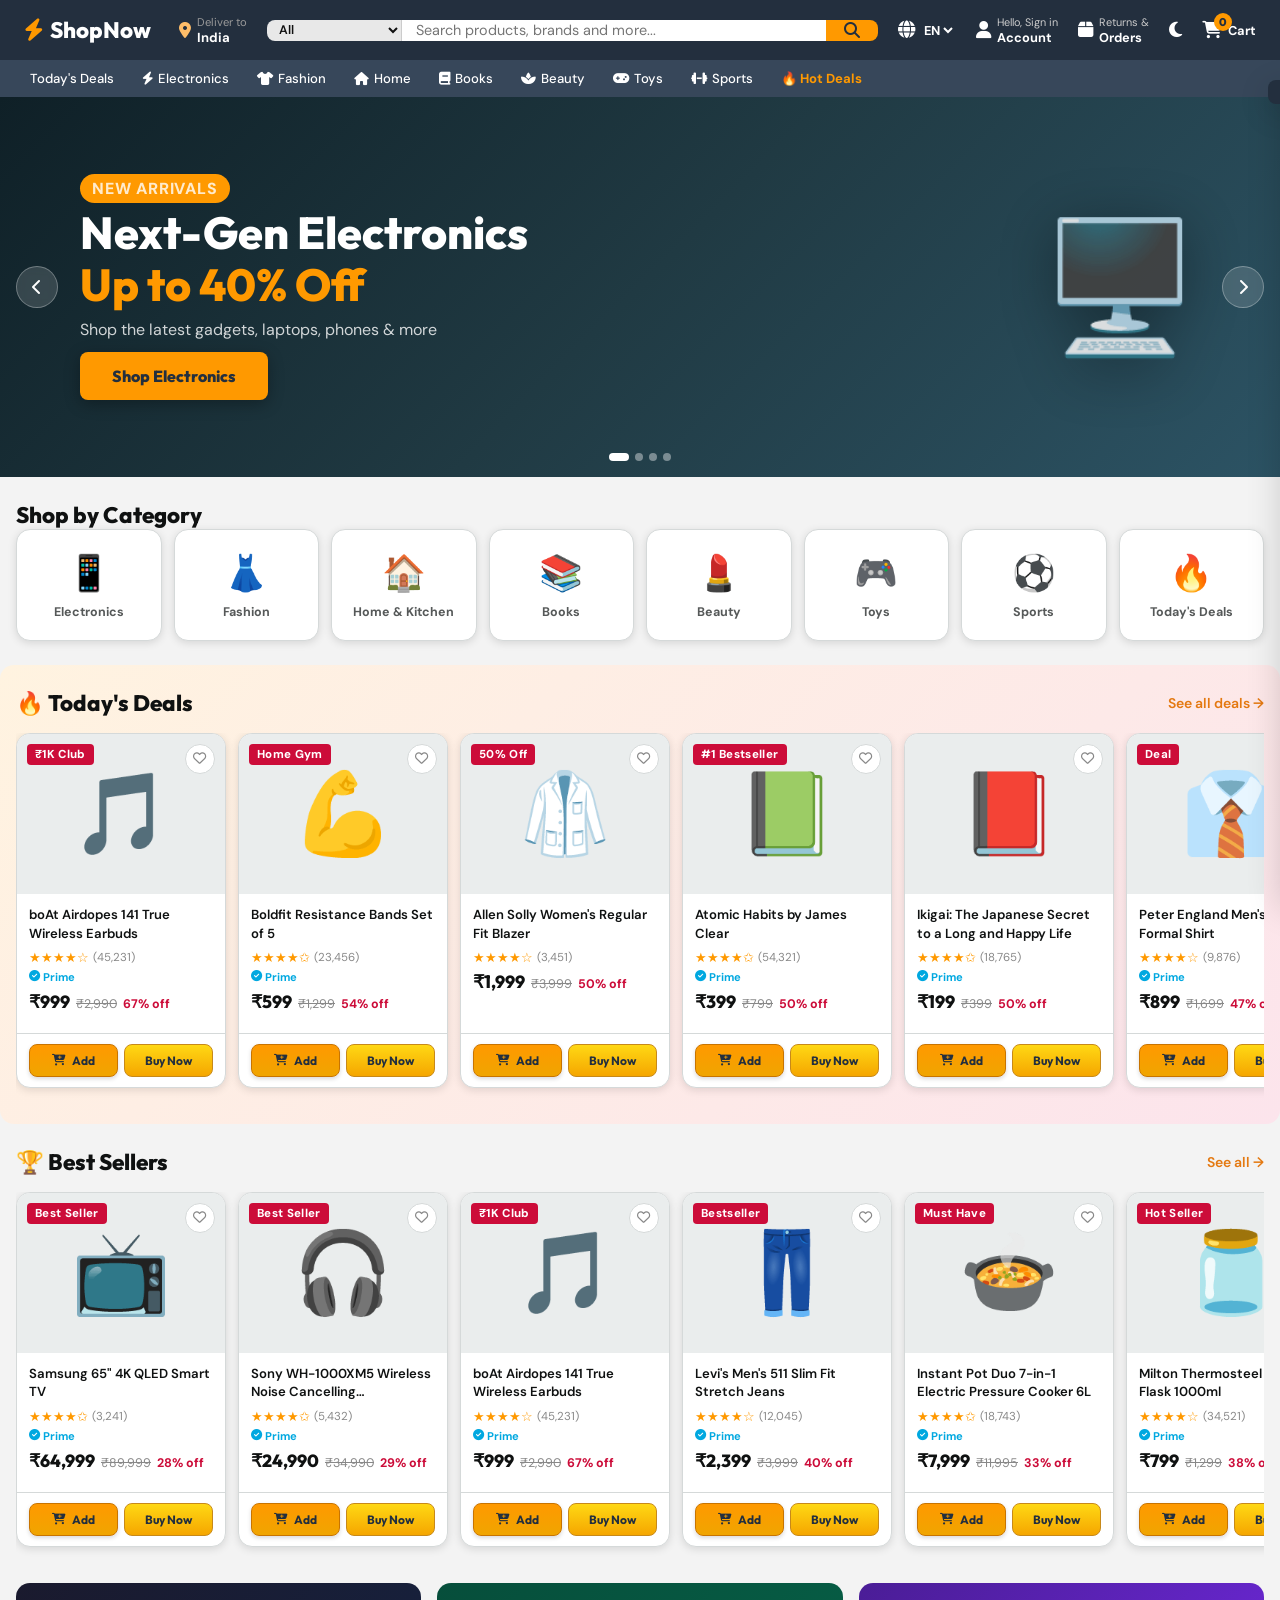
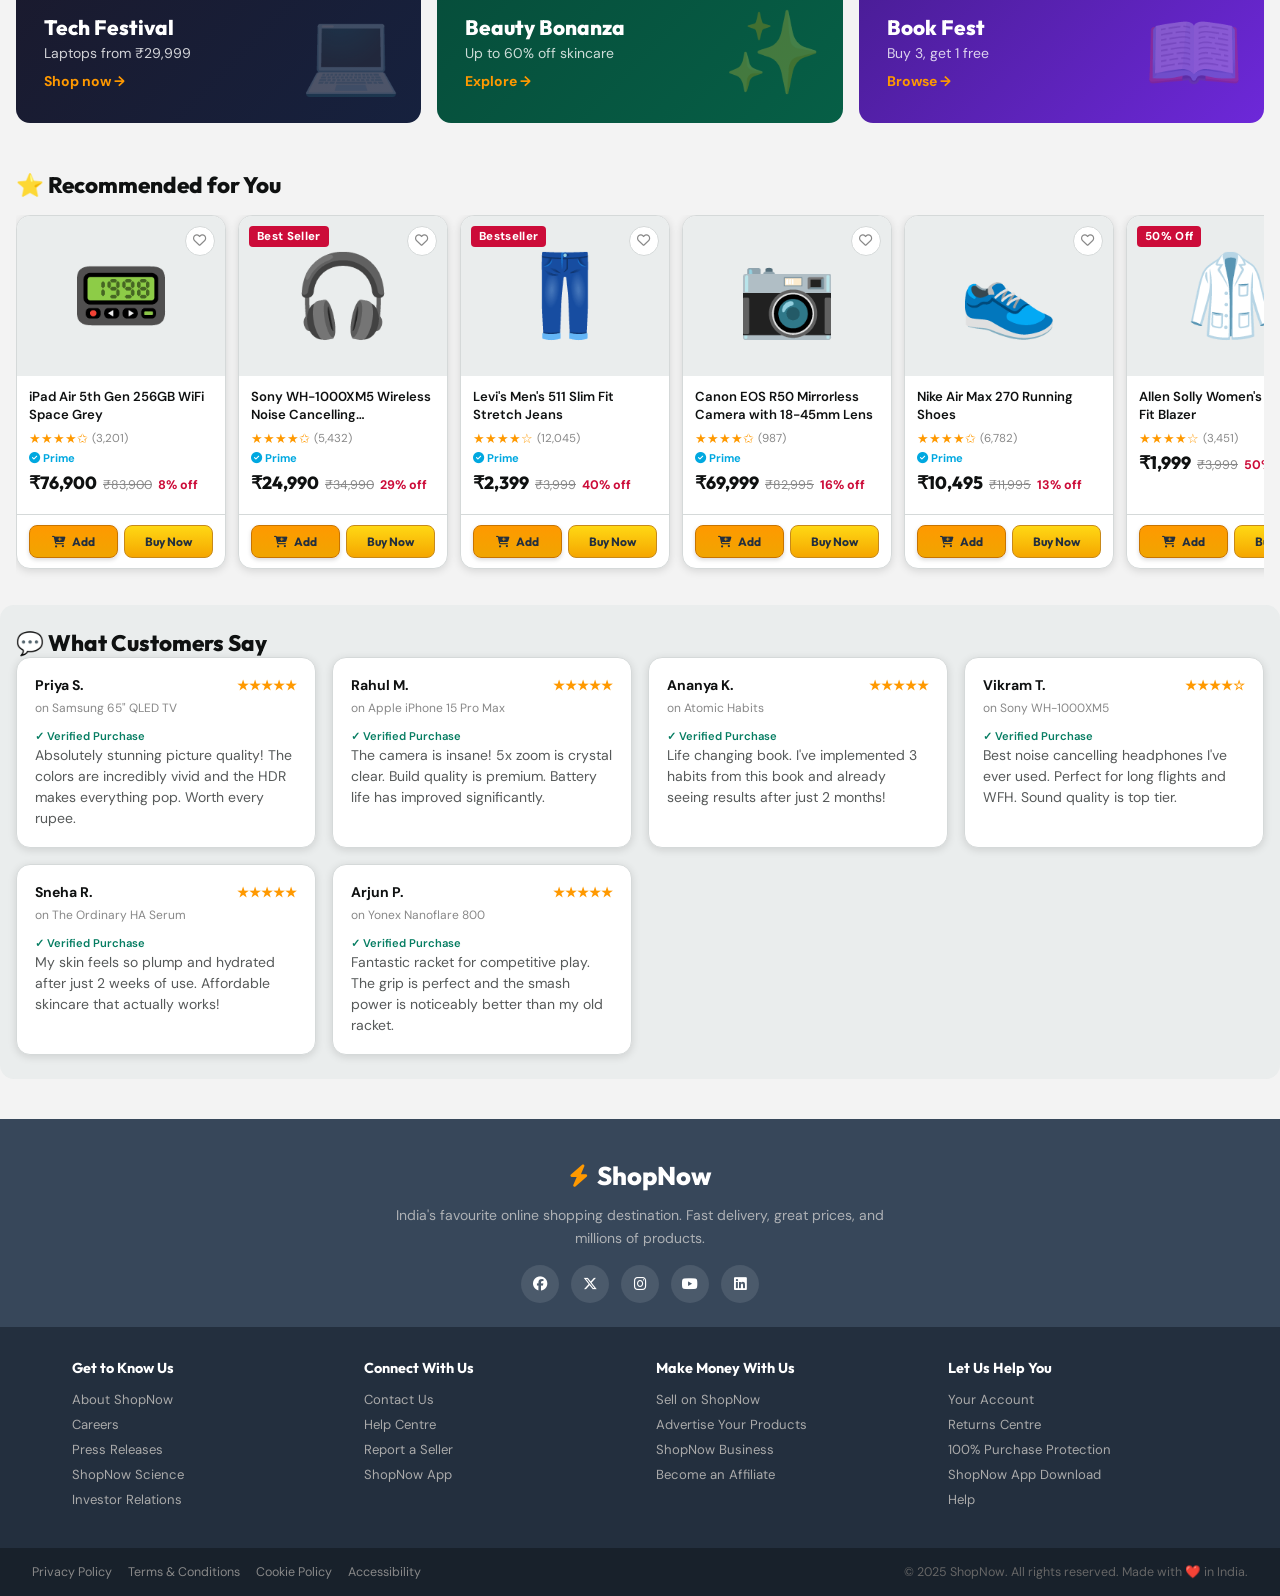
<file: index.html>
<!DOCTYPE html>
<html lang="en" data-theme="light">
<head>
  <meta charset="UTF-8" />
  <meta name="viewport" content="width=device-width, initial-scale=1.0" />
  <title>ShopNow – Deals. Delivered.</title>
  <style>
/* ===== RESET & BASE ===== */
*, *::before, *::after { box-sizing: border-box; margin: 0; padding: 0; }

:root {
  --primary: #f90;
  --primary-dark: #e47911;
  --primary-light: #fff3cd;
  --secondary: #232f3e;
  --secondary-light: #37475a;
  --accent: #febd69;
  --bg: #f3f3f3;
  --bg2: #fff;
  --bg3: #eaeded;
  --text: #0f1111;
  --text2: #565959;
  --text3: #888;
  --border: #d5d9d9;
  --shadow: 0 2px 8px rgba(0,0,0,.12);
  --shadow-lg: 0 8px 32px rgba(0,0,0,.16);
  --radius: 8px;
  --radius-lg: 14px;
  --header-h: 60px;
  --nav-h: 40px;
  --font: 'DM Sans', sans-serif;
  --font-display: 'Outfit', sans-serif;
  --transition: .2s ease;
  --star: #f90;
  --deal-red: #cc0c39;
  --success: #067d62;
  --card-bg: #fff;
}

[data-theme="dark"] {
  --bg: #111;
  --bg2: #1a1a1a;
  --bg3: #222;
  --text: #e7e7e7;
  --text2: #aaa;
  --text3: #777;
  --border: #333;
  --card-bg: #1e1e1e;
  --secondary: #1a2232;
  --secondary-light: #243045;
  --shadow: 0 2px 8px rgba(0,0,0,.5);
  --shadow-lg: 0 8px 32px rgba(0,0,0,.6);
}

html { scroll-behavior: smooth; }
body {
  font-family: var(--font);
  background: var(--bg);
  color: var(--text);
  min-height: 100vh;
  transition: background var(--transition), color var(--transition);
  overflow-x: hidden;
}

a { cursor: pointer; text-decoration: none; color: inherit; }
button { cursor: pointer; font-family: var(--font); }
input, select { font-family: var(--font); }
img { max-width: 100%; display: block; }

/* ===== SCROLLBAR ===== */
::-webkit-scrollbar { width: 6px; }
::-webkit-scrollbar-track { background: var(--bg3); }
::-webkit-scrollbar-thumb { background: var(--border); border-radius: 4px; }
::-webkit-scrollbar-thumb:hover { background: var(--text3); }

/* ===== TOAST ===== */
.toast {
  position: fixed; top: 80px; right: 20px; z-index: 9999;
  background: var(--secondary); color: #fff;
  padding: 12px 20px; border-radius: var(--radius);
  font-size: .875rem; font-weight: 500;
  box-shadow: var(--shadow-lg);
  transform: translateX(120%);
  transition: transform .3s ease;
  max-width: 320px;
}
.toast.show { transform: translateX(0); }
.toast.success { background: var(--success); }
.toast.error { background: #c0392b; }

/* ===== MODALS ===== */
.modal-overlay {
  position: fixed; inset: 0; z-index: 1000;
  background: rgba(0,0,0,.65);
  display: flex; align-items: center; justify-content: center;
  padding: 20px;
  opacity: 0; pointer-events: none;
  transition: opacity .25s ease;
  backdrop-filter: blur(4px);
}
.modal-overlay.open { opacity: 1; pointer-events: all; }

.modal {
  background: var(--bg2);
  border-radius: var(--radius-lg);
  padding: 32px;
  position: relative;
  box-shadow: var(--shadow-lg);
  width: 100%;
  animation: slideUp .3s ease forwards;
}

@keyframes slideUp {
  from { transform: translateY(30px); opacity: 0; }
  to { transform: translateY(0); opacity: 1; }
}

.modal-close {
  position: absolute; top: 14px; right: 14px;
  background: var(--bg3); border: none; border-radius: 50%;
  width: 32px; height: 32px; display: flex; align-items: center; justify-content: center;
  color: var(--text2); font-size: .9rem;
  transition: background var(--transition);
}
.modal-close:hover { background: var(--border); }

/* AUTH MODAL */
.auth-modal { max-width: 420px; }
.auth-tabs { display: flex; gap: 0; margin-bottom: 28px; border-radius: var(--radius); overflow: hidden; border: 1px solid var(--border); }
.auth-tab {
  flex: 1; padding: 10px; border: none; background: var(--bg3);
  color: var(--text2); font-weight: 600; font-family: var(--font-display);
  transition: all var(--transition);
}
.auth-tab.active { background: var(--primary); color: var(--secondary); }
.auth-form { display: none; }
.auth-form.active { display: block; }
.auth-form h2 { font-family: var(--font-display); font-size: 1.5rem; margin-bottom: 4px; }
.auth-sub { color: var(--text2); font-size: .875rem; margin-bottom: 20px; }
.demo-hint { text-align: center; font-size: .8rem; color: var(--text3); margin-top: 12px; }

.form-group { margin-bottom: 14px; }
.form-group label { display: block; font-size: .8rem; font-weight: 600; color: var(--text2); margin-bottom: 5px; text-transform: uppercase; letter-spacing: .04em; }
.form-group input, .form-group select {
  width: 100%; padding: 10px 14px;
  border: 1.5px solid var(--border); border-radius: var(--radius);
  background: var(--bg); color: var(--text); font-size: .9rem;
  transition: border-color var(--transition);
}
.form-group input:focus, .form-group select:focus {
  outline: none; border-color: var(--primary);
  box-shadow: 0 0 0 3px rgba(249,144,0,.15);
}
.form-row { display: grid; grid-template-columns: repeat(auto-fit, minmax(120px,1fr)); gap: 12px; }

/* PRODUCT MODAL */
.product-modal { max-width: 860px; max-height: 90vh; overflow-y: auto; }
.product-detail-grid {
  display: grid; grid-template-columns: 1fr 1fr; gap: 32px;
}
.product-detail-img {
  aspect-ratio: 1/1; display: flex; align-items: center; justify-content: center;
  font-size: 8rem; background: var(--bg3); border-radius: var(--radius-lg);
}
.product-detail-info h2 { font-family: var(--font-display); font-size: 1.4rem; line-height: 1.3; margin-bottom: 10px; }
.detail-price { font-size: 2rem; font-weight: 800; color: var(--deal-red); font-family: var(--font-display); }
.detail-mrp { text-decoration: line-through; color: var(--text3); font-size: 1rem; margin-left: 8px; }
.detail-discount { background: var(--deal-red); color: #fff; padding: 2px 8px; border-radius: 4px; font-size: .8rem; font-weight: 700; margin-left: 8px; }
.detail-in-stock { color: var(--success); font-weight: 600; font-size: .9rem; margin: 8px 0; }
.detail-desc { color: var(--text2); font-size: .9rem; line-height: 1.6; margin: 12px 0; }
.detail-actions { display: flex; gap: 10px; flex-wrap: wrap; margin-top: 16px; }
.qty-selector { display: flex; align-items: center; gap: 0; border: 1.5px solid var(--border); border-radius: var(--radius); overflow: hidden; }
.qty-selector button { background: var(--bg3); border: none; width: 34px; height: 36px; font-size: 1.1rem; color: var(--text); transition: background var(--transition); }
.qty-selector button:hover { background: var(--border); }
.qty-selector span { padding: 0 14px; font-weight: 700; min-width: 40px; text-align: center; }

.fbt-section { margin-top: 24px; padding-top: 20px; border-top: 1px solid var(--border); }
.fbt-section h4 { font-size: .9rem; font-weight: 700; margin-bottom: 12px; color: var(--text2); }
.fbt-items { display: flex; gap: 8px; flex-wrap: wrap; }
.fbt-item {
  display: flex; align-items: center; gap: 8px;
  background: var(--bg3); padding: 8px 12px; border-radius: var(--radius);
  font-size: .8rem; cursor: pointer;
  transition: background var(--transition);
}
.fbt-item:hover { background: var(--border); }
.fbt-item .fbt-emoji { font-size: 1.4rem; }

.reviews-section-detail { margin-top: 24px; padding-top: 20px; border-top: 1px solid var(--border); }
.reviews-section-detail h4 { font-size: .9rem; font-weight: 700; margin-bottom: 12px; color: var(--text2); }
.review-card { background: var(--bg3); padding: 12px; border-radius: var(--radius); margin-bottom: 10px; }
.review-card .reviewer { font-weight: 700; font-size: .85rem; }
.review-card .review-text { font-size: .85rem; color: var(--text2); margin-top: 4px; }

/* ORDER MODAL */
.order-modal { max-width: 500px; text-align: center; }
.order-success .order-icon { font-size: 4rem; color: var(--success); margin-bottom: 16px; animation: pop .4s ease; }
@keyframes pop { 0%{transform:scale(0)} 80%{transform:scale(1.15)} 100%{transform:scale(1)} }
.order-success h2 { font-family: var(--font-display); font-size: 1.8rem; margin-bottom: 8px; }
.order-success p { color: var(--text2); margin-bottom: 20px; }
#orderSummaryItems { text-align: left; margin: 16px 0; background: var(--bg3); border-radius: var(--radius); padding: 16px; max-height: 200px; overflow-y: auto; }
.order-item-row { display: flex; justify-content: space-between; font-size: .875rem; padding: 4px 0; border-bottom: 1px solid var(--border); }
.order-item-row:last-child { border: none; }

/* ===== HEADER ===== */
.site-header {
  position: sticky; top: 0; z-index: 900;
  background: var(--secondary);
}

.header-top {
  display: flex; align-items: center; gap: 12px;
  padding: 8px 16px; max-width: 1600px; margin: 0 auto;
  min-height: var(--header-h);
}

/* Logo */
.logo {
  display: flex; align-items: center; gap: 6px;
  text-decoration: none; color: #fff;
  padding: 4px 8px; border-radius: var(--radius);
  flex-shrink: 0;
  transition: outline var(--transition);
}
.logo:hover { outline: 2px solid var(--primary); }
.logo-icon { font-size: 1.4rem; color: var(--primary); }
.logo-text { font-family: var(--font-display); font-size: 1.4rem; font-weight: 800; color: #fff; white-space: nowrap; }

/* Delivery */
.delivery-loc {
  display: flex; align-items: center; gap: 6px;
  color: #ccc; font-size: .75rem;
  padding: 4px 8px; border-radius: var(--radius);
  flex-shrink: 0; cursor: default;
  transition: outline var(--transition);
}
.delivery-loc:hover { outline: 2px solid var(--primary); color: #fff; }
.delivery-loc i { color: var(--accent); font-size: 1rem; }
.delivery-loc div { display: flex; flex-direction: column; }
.del-label { color: #999; font-size: .7rem; }
.del-place { color: #fff; font-weight: 700; font-size: .82rem; }

/* Search */
.search-bar {
  flex: 1; display: flex; align-items: stretch;
  border-radius: var(--radius); overflow: hidden;
  max-width: 820px; position: relative;
  box-shadow: 0 0 0 2px transparent;
  transition: box-shadow var(--transition);
}
.search-bar:focus-within { box-shadow: 0 0 0 2px var(--primary); }
.search-cat {
  background: #e8e8e8; border: none; padding: 0 8px;
  font-size: .78rem; font-weight: 600; cursor: pointer;
  border-right: 1px solid #ccc; color: #111;
  min-width: 60px;
}
.search-bar input {
  flex: 1; border: none; padding: 0 14px;
  font-size: .9rem; background: #fff; color: #111;
}
.search-bar input:focus { outline: none; }
.search-bar button {
  background: var(--primary); border: none; padding: 0 18px;
  color: var(--secondary); font-size: 1rem;
  transition: background var(--transition);
}
.search-bar button:hover { background: var(--primary-dark); }

.search-suggestions {
  position: absolute; top: 100%; left: 0; right: 0;
  background: var(--bg2); border-radius: 0 0 var(--radius) var(--radius);
  box-shadow: var(--shadow-lg); z-index: 200;
  display: none;
}
.search-suggestions.open { display: block; }
.suggestion-item {
  padding: 10px 16px; font-size: .875rem; cursor: pointer;
  display: flex; align-items: center; gap: 10px;
  color: var(--text); border-bottom: 1px solid var(--border);
  transition: background var(--transition);
}
.suggestion-item:hover { background: var(--bg3); }
.suggestion-item i { color: var(--text3); }

/* Header Actions */
.header-actions {
  display: flex; align-items: center; gap: 4px;
  flex-shrink: 0;
}
.action-item {
  display: flex; align-items: center; gap: 6px;
  color: #fff; padding: 6px 8px; border-radius: var(--radius);
  cursor: pointer; transition: outline var(--transition);
  white-space: nowrap; position: relative;
}
.action-item:hover { outline: 2px solid var(--primary); }
.action-item i { font-size: 1.1rem; }
.act-label { display: block; font-size: .68rem; color: #ccc; }
.act-main { display: block; font-size: .8rem; font-weight: 700; }

.lang-sel { gap: 4px; }
.lang-sel select { background: transparent; border: none; color: #fff; font-weight: 700; font-size: .8rem; cursor: pointer; }

.cart-wrap { position: relative; display: flex; }
.cart-badge {
  position: absolute; top: -8px; right: -10px;
  background: var(--primary); color: var(--secondary);
  font-size: .7rem; font-weight: 800; width: 18px; height: 18px;
  border-radius: 50%; display: flex; align-items: center; justify-content: center;
  font-family: var(--font-display);
}

.user-menu-wrap { position: relative; }
.user-dropdown {
  position: absolute; top: 110%; right: 0;
  background: var(--bg2); border-radius: var(--radius);
  box-shadow: var(--shadow-lg); padding: 8px 0;
  min-width: 160px; z-index: 300;
  display: none;
  border: 1px solid var(--border);
}
.user-menu-wrap:hover .user-dropdown { display: block; }
.user-dropdown a {
  display: flex; align-items: center; gap: 8px;
  padding: 10px 16px; font-size: .875rem; color: var(--text);
  transition: background var(--transition);
}
.user-dropdown a:hover { background: var(--bg3); }

/* Nav */
.header-nav {
  background: var(--secondary-light);
  padding: 0 16px;
}
.nav-links {
  display: flex; align-items: center; gap: 0;
  max-width: 1600px; margin: 0 auto;
  overflow-x: auto; scrollbar-width: none;
}
.nav-links::-webkit-scrollbar { display: none; }
.nav-links a {
  color: #fff; font-size: .82rem; font-weight: 500;
  padding: 10px 14px; white-space: nowrap;
  transition: background var(--transition);
  display: flex; align-items: center; gap: 5px;
}
.nav-links a:hover { outline: 2px solid #fff; border-radius: 2px; }
.deals-link { color: var(--primary) !important; font-weight: 700 !important; }
.nav-hamburger { display: none; background: none; border: none; color: #fff; font-size: .82rem; font-weight: 700; padding: 10px 14px; }

/* ===== CART SIDEBAR ===== */
.cart-sidebar {
  position: fixed; top: 0; right: -420px; width: 420px; height: 100vh;
  background: var(--bg2); z-index: 800;
  box-shadow: var(--shadow-lg);
  transition: right .35s cubic-bezier(.4,0,.2,1);
  display: flex; flex-direction: column;
}
.cart-sidebar.open { right: 0; }
.cart-overlay {
  position: fixed; inset: 0; z-index: 799;
  background: rgba(0,0,0,.5);
  display: none;
  backdrop-filter: blur(2px);
}
.cart-overlay.open { display: block; }

.cart-header {
  display: flex; align-items: center; justify-content: space-between;
  padding: 16px 20px; border-bottom: 2px solid var(--border);
  background: var(--secondary);
}
.cart-header h3 { color: #fff; font-family: var(--font-display); font-size: 1.1rem; display: flex; align-items: center; gap: 8px; }
.cart-header button { background: none; border: none; color: #ccc; font-size: 1.2rem; transition: color var(--transition); }
.cart-header button:hover { color: #fff; }

.cart-items { flex: 1; overflow-y: auto; padding: 16px; }
.cart-empty { text-align: center; padding: 40px 20px; color: var(--text3); }
.cart-empty .cart-empty-icon { font-size: 3rem; margin-bottom: 12px; }
.cart-empty p { font-size: .9rem; margin-bottom: 16px; }

.cart-item {
  display: flex; gap: 12px; padding: 14px 0;
  border-bottom: 1px solid var(--border);
  animation: fadeIn .25s ease;
}
.cart-item-img { width: 64px; height: 64px; background: var(--bg3); border-radius: var(--radius); display: flex; align-items: center; justify-content: center; font-size: 2rem; flex-shrink: 0; }
.cart-item-info { flex: 1; min-width: 0; }
.cart-item-name { font-size: .82rem; font-weight: 600; line-height: 1.3; margin-bottom: 4px; display: -webkit-box; -webkit-line-clamp: 2; -webkit-box-orient: vertical; overflow: hidden; }
.cart-item-price { font-size: 1rem; font-weight: 800; color: var(--deal-red); font-family: var(--font-display); }
.cart-item-actions { display: flex; align-items: center; gap: 8px; margin-top: 6px; }
.cart-qty { display: flex; align-items: center; gap: 0; border: 1px solid var(--border); border-radius: 4px; overflow: hidden; }
.cart-qty button { background: var(--bg3); border: none; width: 26px; height: 26px; font-size: .9rem; color: var(--text); }
.cart-qty span { padding: 0 8px; font-size: .8rem; font-weight: 700; }
.cart-remove { background: none; border: none; color: var(--text3); font-size: .75rem; text-decoration: underline; cursor: pointer; }
.cart-remove:hover { color: var(--deal-red); }
.wishlist-btn { background: none; border: none; color: var(--text3); font-size: .75rem; cursor: pointer; }
.wishlist-btn:hover { color: #e83e8c; }

.cart-footer { padding: 16px; border-top: 1px solid var(--border); background: var(--bg3); }
.cart-total { display: flex; justify-content: space-between; align-items: center; margin-bottom: 12px; }
.cart-total span:first-child { font-size: .9rem; color: var(--text2); }
.cart-total span:last-child { font-size: 1.3rem; font-weight: 800; font-family: var(--font-display); }
.cart-footer-btns { display: flex; flex-direction: column; gap: 8px; }

/* ===== BUTTONS ===== */
.btn-primary {
  background: linear-gradient(180deg, var(--primary) 0%, #f0a500 100%);
  border: 1px solid #c87400; color: var(--secondary);
  padding: 10px 20px; border-radius: 8px; font-weight: 700;
  font-size: .875rem; font-family: var(--font-display);
  transition: all var(--transition); display: inline-flex; align-items: center; justify-content: center; gap: 6px;
  box-shadow: 0 2px 4px rgba(0,0,0,.15);
}
.btn-primary:hover { background: linear-gradient(180deg, #ffaa00 0%, var(--primary-dark) 100%); transform: translateY(-1px); box-shadow: 0 4px 12px rgba(249,144,0,.3); }
.btn-primary.full { width: 100%; }

.btn-secondary {
  background: linear-gradient(180deg, #ffd814 0%, #f5a600 100%);
  border: 1px solid #c7891a; color: var(--secondary);
  padding: 10px 20px; border-radius: 8px; font-weight: 700;
  font-size: .875rem; font-family: var(--font-display);
  transition: all var(--transition); display: inline-flex; align-items: center; justify-content: center; gap: 6px;
}
.btn-secondary:hover { background: linear-gradient(180deg, #ffe44a 0%, #f5a600 100%); transform: translateY(-1px); }

.btn-outline {
  background: transparent; border: 1.5px solid var(--border); color: var(--text);
  padding: 10px 20px; border-radius: 8px; font-weight: 600;
  font-size: .875rem; font-family: var(--font-display);
  transition: all var(--transition); display: inline-flex; align-items: center; justify-content: center; gap: 6px;
}
.btn-outline:hover { border-color: var(--primary); color: var(--primary-dark); }
.btn-outline.full { width: 100%; }

.btn-hero {
  background: var(--primary); color: var(--secondary);
  border: none; padding: 14px 32px; border-radius: 8px;
  font-weight: 800; font-size: 1rem; font-family: var(--font-display);
  cursor: pointer; transition: all var(--transition);
  box-shadow: 0 4px 16px rgba(0,0,0,.3);
  margin-top: 8px;
}
.btn-hero:hover { background: var(--primary-dark); transform: translateY(-2px); box-shadow: 0 8px 24px rgba(0,0,0,.4); }

/* ===== HERO SLIDER ===== */
.hero-slider {
  position: relative; overflow: hidden;
  height: 380px;
}
.hero-slide {
  position: absolute; inset: 0;
  display: flex; align-items: center; justify-content: space-between;
  padding: 40px 80px;
  opacity: 0; transform: translateX(60px);
  transition: all .5s cubic-bezier(.4,0,.2,1);
}
.hero-slide.active { opacity: 1; transform: translateX(0); }
.slide-content { max-width: 520px; z-index: 2; }
.slide-tag {
  display: inline-block; background: var(--primary); color: var(--secondary);
  padding: 4px 12px; border-radius: 20px; font-size: .78rem; font-weight: 800;
  letter-spacing: .05em; text-transform: uppercase; margin-bottom: 12px;
}
.slide-content h1 { font-family: var(--font-display); font-size: 2.8rem; font-weight: 800; color: #fff; line-height: 1.15; margin-bottom: 8px; }
.slide-content h1 span { color: var(--primary); }
.slide-content p { color: rgba(255,255,255,.8); font-size: 1rem; margin-bottom: 4px; }
.slide-img { font-size: 8rem; opacity: .9; flex-shrink: 0; filter: drop-shadow(0 10px 30px rgba(0,0,0,.4)); animation: float 3s ease-in-out infinite; }
@keyframes float { 0%,100%{transform:translateY(0)} 50%{transform:translateY(-12px)} }

.slide-prev, .slide-next {
  position: absolute; top: 50%; transform: translateY(-50%);
  background: rgba(255,255,255,.15); backdrop-filter: blur(4px);
  border: 1px solid rgba(255,255,255,.3); color: #fff;
  width: 42px; height: 42px; border-radius: 50%; font-size: 1rem;
  z-index: 10; transition: background var(--transition);
}
.slide-prev:hover, .slide-next:hover { background: rgba(255,255,255,.3); }
.slide-prev { left: 16px; }
.slide-next { right: 16px; }
.slide-dots { position: absolute; bottom: 16px; left: 50%; transform: translateX(-50%); display: flex; gap: 6px; z-index: 10; }
.dot { width: 8px; height: 8px; border-radius: 50%; background: rgba(255,255,255,.4); cursor: pointer; transition: all var(--transition); }
.dot.active { background: #fff; width: 20px; border-radius: 4px; }

/* ===== SECTIONS ===== */
.section { padding: 24px 16px; max-width: 1600px; margin: 0 auto; }
.section-header { display: flex; align-items: center; justify-content: space-between; margin-bottom: 16px; }
.section-title { font-family: var(--font-display); font-size: 1.4rem; font-weight: 800; color: var(--text); }
.see-all { color: var(--primary-dark); font-size: .875rem; font-weight: 600; transition: color var(--transition); }
.see-all:hover { color: var(--primary); text-decoration: underline; }

/* CATEGORY GRID */
.category-grid {
  display: grid;
  grid-template-columns: repeat(8, 1fr);
  gap: 12px;
}
.cat-card {
  background: var(--card-bg); border-radius: var(--radius-lg);
  padding: 20px 10px; text-align: center; cursor: pointer;
  box-shadow: var(--shadow); border: 1px solid var(--border);
  transition: all .25s ease;
  display: flex; flex-direction: column; align-items: center; gap: 8px;
}
.cat-card:hover { transform: translateY(-4px); box-shadow: var(--shadow-lg); border-color: var(--primary); }
.cat-emoji { font-size: 2.2rem; }
.cat-card span { font-size: .78rem; font-weight: 700; color: var(--text2); line-height: 1.3; }

/* PRODUCTS ROW */
.products-row {
  display: flex; gap: 12px; overflow-x: auto; padding-bottom: 12px;
  scrollbar-width: thin;
}
.products-row .product-card { flex: 0 0 210px; }

/* PRODUCTS GRID */
.products-grid {
  display: grid;
  grid-template-columns: repeat(auto-fill, minmax(210px, 1fr));
  gap: 16px;
}

/* PRODUCT CARD */
.product-card {
  background: var(--card-bg); border-radius: var(--radius-lg);
  border: 1px solid var(--border); overflow: hidden;
  box-shadow: var(--shadow);
  transition: all .25s ease; cursor: pointer;
  display: flex; flex-direction: column;
  position: relative;
}
.product-card:hover { transform: translateY(-4px); box-shadow: var(--shadow-lg); border-color: var(--primary); }

.product-badge {
  position: absolute; top: 10px; left: 10px; z-index: 2;
  background: var(--deal-red); color: #fff;
  padding: 3px 8px; border-radius: 4px; font-size: .72rem; font-weight: 800;
  letter-spacing: .03em;
}

.wishlist-toggle {
  position: absolute; top: 10px; right: 10px; z-index: 2;
  background: var(--bg2); border: 1px solid var(--border);
  width: 30px; height: 30px; border-radius: 50%;
  display: flex; align-items: center; justify-content: center;
  cursor: pointer; font-size: .85rem; color: var(--text3);
  transition: all var(--transition);
}
.wishlist-toggle:hover, .wishlist-toggle.active { color: #e83e8c; border-color: #e83e8c; }
.wishlist-toggle.active { background: #fff0f5; }

.product-img {
  height: 160px; display: flex; align-items: center; justify-content: center;
  background: var(--bg3); font-size: 5rem; padding: 16px;
  transition: transform .3s ease;
}
.product-card:hover .product-img { transform: scale(1.05); }

.product-info { padding: 12px; flex: 1; display: flex; flex-direction: column; }
.product-name {
  font-size: .82rem; font-weight: 600; line-height: 1.4;
  display: -webkit-box; -webkit-line-clamp: 2; -webkit-box-orient: vertical; overflow: hidden;
  margin-bottom: 6px; color: var(--text);
}
.product-rating { display: flex; align-items: center; gap: 4px; margin-bottom: 4px; }
.stars { color: var(--star); font-size: .8rem; }
.rating-count { color: var(--text3); font-size: .72rem; }
.product-price { display: flex; align-items: baseline; gap: 6px; flex-wrap: wrap; margin-bottom: 8px; }
.price-current { font-size: 1.1rem; font-weight: 800; font-family: var(--font-display); color: var(--text); }
.price-mrp { text-decoration: line-through; color: var(--text3); font-size: .78rem; }
.price-discount { color: var(--deal-red); font-size: .78rem; font-weight: 700; }
.prime-badge { display: inline-flex; align-items: center; gap: 3px; font-size: .7rem; color: #00a8e0; font-weight: 700; margin-bottom: 6px; }

.product-card-actions { display: flex; gap: 6px; padding: 10px 12px; border-top: 1px solid var(--border); margin-top: auto; }
.product-card-actions .btn-primary, .product-card-actions .btn-secondary { flex: 1; padding: 8px 6px; font-size: .75rem; }

/* DEALS SECTION */
.deals-section { background: linear-gradient(135deg, #fff3e0 0%, #fce4ec 100%); border-radius: var(--radius-lg); }
[data-theme="dark"] .deals-section { background: linear-gradient(135deg, #2a1a00 0%, #2a0010 100%); }

.deals-hero {
  background: linear-gradient(135deg, #cc0c39 0%, #f43f5e 100%);
  color: #fff; text-align: center; padding: 48px 20px;
}
.deals-hero h1 { font-family: var(--font-display); font-size: 2.4rem; font-weight: 800; margin-bottom: 8px; }
.deals-hero p { opacity: .9; font-size: 1rem; }

.deal-timer {
  display: inline-flex; align-items: center; gap: 4px;
  background: rgba(0,0,0,.2); padding: 4px 12px; border-radius: 20px;
  font-size: .8rem; font-weight: 600; margin-top: 12px;
}

/* PROMO BANNERS */
.promo-banners {
  display: grid; grid-template-columns: repeat(3, 1fr);
  gap: 16px; padding: 0 16px 24px; max-width: 1600px; margin: 0 auto;
}
.promo-card {
  background: linear-gradient(135deg, #1a1a2e 0%, #16213e 100%);
  border-radius: var(--radius-lg); padding: 28px; cursor: pointer;
  position: relative; overflow: hidden; min-height: 140px;
  display: flex; align-items: center;
  transition: transform .25s ease, box-shadow .25s ease;
}
.promo-card:hover { transform: translateY(-4px); box-shadow: var(--shadow-lg); }
.promo-green { background: linear-gradient(135deg, #064e3b 0%, #065f46 100%); }
.promo-purple { background: linear-gradient(135deg, #4a1d96 0%, #6d28d9 100%); }
.promo-text h3 { font-family: var(--font-display); font-size: 1.3rem; font-weight: 800; color: #fff; margin-bottom: 4px; }
.promo-text p { color: rgba(255,255,255,.8); font-size: .875rem; margin-bottom: 8px; }
.promo-text span { color: var(--primary); font-weight: 700; font-size: .875rem; }
.promo-bg { position: absolute; right: 20px; top: 50%; transform: translateY(-50%); font-size: 5rem; opacity: .25; }

/* REVIEWS GRID */
.reviews-section { background: var(--bg3); border-radius: var(--radius-lg); }
.reviews-grid { display: grid; grid-template-columns: repeat(auto-fill, minmax(280px, 1fr)); gap: 16px; }
.review-tile {
  background: var(--card-bg); border-radius: var(--radius-lg);
  padding: 18px; box-shadow: var(--shadow); border: 1px solid var(--border);
}
.review-tile .reviewer-name { font-weight: 700; font-size: .875rem; display: flex; align-items: center; justify-content: space-between; margin-bottom: 6px; }
.review-tile .review-product { color: var(--text3); font-size: .75rem; margin-bottom: 8px; }
.review-tile .review-body { font-size: .875rem; color: var(--text2); line-height: 1.5; }
.verified { font-size: .7rem; color: var(--success); font-weight: 600; }

/* EMPTY STATE */
.empty-state {
  text-align: center; padding: 60px 20px;
  display: flex; flex-direction: column; align-items: center;
}
.empty-icon { font-size: 4rem; margin-bottom: 16px; }
.empty-state h3 { font-family: var(--font-display); font-size: 1.4rem; margin-bottom: 8px; }
.empty-state p { color: var(--text2); margin-bottom: 20px; }

/* ===== SEARCH PAGE ===== */
.search-page-layout { display: flex; gap: 20px; max-width: 1600px; margin: 0 auto; padding: 20px 16px; }
.filter-sidebar {
  width: 240px; flex-shrink: 0;
  background: var(--card-bg); border-radius: var(--radius-lg);
  padding: 20px; box-shadow: var(--shadow);
  border: 1px solid var(--border); height: fit-content;
  position: sticky; top: calc(var(--header-h) + var(--nav-h) + 12px);
}
.filter-sidebar h3 { font-family: var(--font-display); font-size: 1.1rem; font-weight: 800; margin-bottom: 16px; padding-bottom: 12px; border-bottom: 2px solid var(--border); }
.filter-group { margin-bottom: 20px; }
.filter-label { font-size: .75rem; font-weight: 800; color: var(--text3); text-transform: uppercase; letter-spacing: .05em; display: block; margin-bottom: 8px; }
.filter-cat-item {
  display: flex; align-items: center; gap: 8px;
  padding: 6px 8px; border-radius: 6px; cursor: pointer; font-size: .875rem;
  transition: background var(--transition);
}
.filter-cat-item:hover { background: var(--bg3); }
.filter-cat-item input { accent-color: var(--primary); }
.price-inputs { display: flex; align-items: center; gap: 8px; }
.price-inputs input { flex: 1; width: 0; }
.price-inputs span { color: var(--text3); }
.filter-group select { width: 100%; }

.search-results { flex: 1; min-width: 0; }
.search-info { padding: 10px 0 16px; font-size: .875rem; color: var(--text2); border-bottom: 1px solid var(--border); margin-bottom: 16px; }
.search-info strong { color: var(--text); }

/* ===== CHECKOUT PAGE ===== */
.checkout-layout { display: flex; gap: 24px; max-width: 1200px; margin: 0 auto; padding: 24px 16px; }
.checkout-main { flex: 1; }
.checkout-title { font-family: var(--font-display); font-size: 1.4rem; font-weight: 800; margin-bottom: 24px; display: flex; align-items: center; gap: 8px; }
.checkout-title i { color: var(--success); }

.checkout-steps { display: flex; align-items: center; margin-bottom: 28px; }
.step {
  display: flex; align-items: center; gap: 8px;
  font-size: .875rem; font-weight: 600; color: var(--text3);
}
.step span {
  width: 28px; height: 28px; border-radius: 50%;
  background: var(--bg3); display: flex; align-items: center; justify-content: center;
  font-size: .8rem; font-weight: 800; transition: all var(--transition);
}
.step.active { color: var(--text); }
.step.active span { background: var(--primary); color: var(--secondary); }
.step.done span { background: var(--success); color: #fff; }
.step-line { flex: 1; height: 2px; background: var(--border); margin: 0 12px; }

.checkout-step { display: none; }
.checkout-step.active { display: block; }
.checkout-step h3 { font-family: var(--font-display); font-size: 1.1rem; font-weight: 800; margin-bottom: 20px; }

.payment-options { display: flex; flex-direction: column; gap: 10px; margin-bottom: 20px; }
.payment-opt { cursor: pointer; }
.payment-opt input { display: none; }
.payment-card {
  display: flex; align-items: center; gap: 14px;
  padding: 14px 16px; border: 1.5px solid var(--border);
  border-radius: var(--radius); transition: border-color var(--transition);
}
.payment-opt input:checked + .payment-card { border-color: var(--primary); background: var(--primary-light); }
.payment-card i { font-size: 1.5rem; color: var(--primary-dark); width: 28px; }
.payment-card strong { display: block; font-size: .9rem; }
.payment-card span { font-size: .78rem; color: var(--text3); }
.card-fields { margin-bottom: 20px; background: var(--bg3); padding: 16px; border-radius: var(--radius); }

.checkout-nav { display: flex; gap: 12px; margin-top: 20px; }
.btn-order { font-size: 1rem; padding: 14px 28px; }

.checkout-sidebar { width: 300px; flex-shrink: 0; }
.order-summary-box {
  background: var(--card-bg); border-radius: var(--radius-lg);
  padding: 20px; box-shadow: var(--shadow);
  border: 1px solid var(--border);
  position: sticky; top: calc(var(--header-h) + var(--nav-h) + 12px);
}
.order-summary-box h3 { font-family: var(--font-display); font-size: 1rem; font-weight: 800; margin-bottom: 16px; padding-bottom: 12px; border-bottom: 2px solid var(--border); }
.summary-row { display: flex; justify-content: space-between; font-size: .875rem; padding: 6px 0; border-bottom: 1px solid var(--border); }
.summary-row:last-child { border: none; font-weight: 800; font-size: 1rem; }
.summary-row.total { border-top: 2px solid var(--border); margin-top: 4px; padding-top: 12px; }
.summary-row.savings { color: var(--success); font-weight: 600; }

.review-item-row { display: flex; align-items: center; gap: 10px; padding: 10px 0; border-bottom: 1px solid var(--border); }
.review-item-row:last-child { border: none; }
.review-item-img { width: 48px; height: 48px; background: var(--bg3); border-radius: 6px; display: flex; align-items: center; justify-content: center; font-size: 1.8rem; flex-shrink: 0; }
.review-item-info { flex: 1; min-width: 0; }
.review-item-name { font-size: .8rem; font-weight: 600; display: -webkit-box; -webkit-line-clamp: 2; -webkit-box-orient: vertical; overflow: hidden; }
.review-item-price { font-size: .875rem; font-weight: 800; color: var(--deal-red); font-family: var(--font-display); }

/* ORDERS PAGE */
.page-header { max-width: 1600px; margin: 0 auto; padding: 20px 16px 0; }
.page-header h2 { font-family: var(--font-display); font-size: 1.6rem; font-weight: 800; display: flex; align-items: center; gap: 10px; }
#ordersList { max-width: 1600px; margin: 0 auto; padding: 16px; }
.order-card {
  background: var(--card-bg); border: 1px solid var(--border);
  border-radius: var(--radius-lg); padding: 20px; margin-bottom: 14px;
  box-shadow: var(--shadow);
}
.order-card-header { display: flex; align-items: center; justify-content: space-between; margin-bottom: 14px; padding-bottom: 10px; border-bottom: 1px solid var(--border); }
.order-id { font-family: var(--font-display); font-weight: 800; font-size: .9rem; }
.order-date { color: var(--text3); font-size: .8rem; }
.order-status {
  padding: 4px 12px; border-radius: 20px; font-size: .78rem; font-weight: 700;
  background: #e6f4ea; color: var(--success);
}
.order-card-items { display: flex; gap: 10px; flex-wrap: wrap; }
.order-card-item { display: flex; align-items: center; gap: 8px; background: var(--bg3); padding: 8px 12px; border-radius: var(--radius); font-size: .8rem; }

/* WISHLIST PAGE */
#wishlistGrid, #wishlistEmpty { max-width: 1600px; margin: 0 auto; padding: 16px; }

/* ===== FOOTER ===== */
.site-footer {
  background: var(--secondary); color: #ccc; margin-top: 40px;
}
.footer-top {
  background: var(--secondary-light); padding: 40px 32px 24px;
  display: flex; flex-direction: column; align-items: center; text-align: center; gap: 12px;
}
.footer-logo { display: flex; align-items: center; gap: 8px; color: #fff; font-family: var(--font-display); font-size: 1.6rem; font-weight: 800; }
.footer-top > p { max-width: 500px; font-size: .875rem; line-height: 1.6; opacity: .8; }
.social-links { display: flex; gap: 12px; margin-top: 4px; }
.social-links a {
  width: 38px; height: 38px; border-radius: 50%;
  background: rgba(255,255,255,.1); display: flex; align-items: center; justify-content: center;
  color: #fff; font-size: .9rem; transition: all var(--transition);
}
.social-links a:hover { background: var(--primary); color: var(--secondary); transform: translateY(-3px); }

.footer-grid { display: grid; grid-template-columns: repeat(4, 1fr); gap: 32px; padding: 32px; max-width: 1200px; margin: 0 auto; }
.footer-col h4 { color: #fff; font-size: .9rem; font-weight: 700; margin-bottom: 14px; font-family: var(--font-display); }
.footer-col a { display: block; font-size: .82rem; color: #aaa; margin-bottom: 8px; transition: color var(--transition); }
.footer-col a:hover { color: #fff; text-decoration: underline; }

.footer-bottom {
  background: rgba(0,0,0,.3); padding: 16px 32px;
  display: flex; align-items: center; justify-content: space-between; flex-wrap: gap;
}
.footer-legal { display: flex; gap: 16px; flex-wrap: wrap; }
.footer-legal a { font-size: .78rem; color: #888; transition: color var(--transition); }
.footer-legal a:hover { color: #fff; }
.footer-copy { font-size: .78rem; color: #666; }

/* BACK TO TOP */
.back-to-top {
  position: fixed; bottom: 24px; right: 24px;
  background: var(--primary); color: var(--secondary);
  border: none; width: 44px; height: 44px; border-radius: 50%;
  font-size: 1rem; box-shadow: var(--shadow-lg);
  display: none; align-items: center; justify-content: center;
  z-index: 500; transition: all var(--transition);
}
.back-to-top.visible { display: flex; }
.back-to-top:hover { background: var(--primary-dark); transform: translateY(-3px); }

/* PAGES */
.page { display: none; }
.page.active { display: block; }

/* ANIMATIONS */
@keyframes fadeIn { from { opacity: 0; transform: translateY(8px); } to { opacity: 1; transform: translateY(0); } }
.animate-in { animation: fadeIn .4s ease forwards; }

/* DARK MODE TOGGLE */
.dark-toggle { padding: 8px !important; }
.dark-toggle i { font-size: 1.1rem; }

/* ===== RESPONSIVE ===== */
@media (max-width: 1200px) {
  .category-grid { grid-template-columns: repeat(4, 1fr); }
  .promo-banners { grid-template-columns: 1fr 1fr; }
  .footer-grid { grid-template-columns: repeat(2, 1fr); }
}

@media (max-width: 900px) {
  .header-top { flex-wrap: wrap; gap: 8px; }
  .search-bar { order: 3; width: 100%; flex-basis: 100%; }
  .delivery-loc { display: none; }
  .action-item div { display: none; }
  .action-item { padding: 8px; }
  .hero-slide { padding: 28px 32px; }
  .slide-content h1 { font-size: 2rem; }
  .slide-img { font-size: 5rem; }
  .checkout-layout { flex-direction: column; }
  .checkout-sidebar { width: 100%; }
  .search-page-layout { flex-direction: column; }
  .filter-sidebar { width: 100%; position: static; }
}

@media (max-width: 640px) {
  .nav-hamburger { display: flex; align-items: center; }
  .nav-links { display: none; flex-direction: column; position: absolute; top: 100%; left: 0; right: 0; background: var(--secondary-light); z-index: 800; padding: 8px 0; box-shadow: var(--shadow-lg); }
  .nav-links.open { display: flex; }
  .nav-links a { padding: 12px 20px; border-bottom: 1px solid rgba(255,255,255,.1); }
  .header-nav { position: relative; }
  .hero-slider { height: 280px; }
  .hero-slide { padding: 20px; flex-direction: column; text-align: center; justify-content: center; }
  .slide-img { font-size: 3.5rem; }
  .slide-content h1 { font-size: 1.5rem; }
  .category-grid { grid-template-columns: repeat(4, 1fr); }
  .promo-banners { grid-template-columns: 1fr; }
  .product-detail-grid { grid-template-columns: 1fr; }
  .footer-grid { grid-template-columns: 1fr 1fr; gap: 20px; padding: 20px; }
  .footer-bottom { flex-direction: column; gap: 12px; text-align: center; }
  .cart-sidebar { width: 100%; right: -100%; }
}

@media (max-width: 400px) {
  .category-grid { grid-template-columns: repeat(3, 1fr); }
  .logo-text { font-size: 1.2rem; }
}

</style>
  <link href="https://fonts.googleapis.com/css2?family=Outfit:wght@300;400;500;600;700;800&family=DM+Sans:ital,wght@0,400;0,500;0,700;1,400&display=swap" rel="stylesheet" />
  <link rel="stylesheet" href="https://cdnjs.cloudflare.com/ajax/libs/font-awesome/6.5.0/css/all.min.css" />
</head>
<body>

<!-- ===== TOAST NOTIFICATION ===== -->
<div id="toast" class="toast"></div>

<!-- ===== MODALS ===== -->
<!-- Auth Modal -->
<div id="authModal" class="modal-overlay" role="dialog" aria-modal="true">
  <div class="modal auth-modal">
    <button class="modal-close" onclick="closeModal('authModal')"><i class="fas fa-times"></i></button>
    <div class="auth-tabs">
      <button class="auth-tab active" data-tab="login">Sign In</button>
      <button class="auth-tab" data-tab="register">Create Account</button>
    </div>

    <!-- Login Form -->
    <div id="loginForm" class="auth-form active">
      <h2>Welcome Back</h2>
      <p class="auth-sub">Sign in to your ShopNow account</p>
      <div class="form-group">
        <label>Email</label>
        <input type="email" id="loginEmail" placeholder="you@example.com" />
      </div>
      <div class="form-group">
        <label>Password</label>
        <input type="password" id="loginPassword" placeholder="••••••••" />
      </div>
      <button class="btn-primary full" onclick="login()">Sign In</button>
      <p class="demo-hint">Demo: <strong>user@demo.com</strong> / <strong>demo123</strong></p>
    </div>

    <!-- Register Form -->
    <div id="registerForm" class="auth-form">
      <h2>Create Account</h2>
      <p class="auth-sub">Join millions of happy shoppers</p>
      <div class="form-group">
        <label>Full Name</label>
        <input type="text" id="regName" placeholder="John Doe" />
      </div>
      <div class="form-group">
        <label>Email</label>
        <input type="email" id="regEmail" placeholder="you@example.com" />
      </div>
      <div class="form-group">
        <label>Password</label>
        <input type="password" id="regPassword" placeholder="Min 6 characters" />
      </div>
      <button class="btn-primary full" onclick="register()">Create Account</button>
    </div>
  </div>
</div>

<!-- Cart Sidebar -->
<div id="cartSidebar" class="cart-sidebar">
  <div class="cart-header">
    <h3><i class="fas fa-shopping-cart"></i> Your Cart</h3>
    <button onclick="toggleCart()"><i class="fas fa-times"></i></button>
  </div>
  <div id="cartItems" class="cart-items"></div>
  <div id="cartFooter" class="cart-footer"></div>
</div>
<div id="cartOverlay" class="cart-overlay" onclick="toggleCart()"></div>

<!-- Product Detail Modal -->
<div id="productModal" class="modal-overlay" role="dialog" aria-modal="true">
  <div class="modal product-modal">
    <button class="modal-close" onclick="closeModal('productModal')"><i class="fas fa-times"></i></button>
    <div id="productModalContent"></div>
  </div>
</div>

<!-- Order Confirmation Modal -->
<div id="orderModal" class="modal-overlay" role="dialog" aria-modal="true">
  <div class="modal order-modal">
    <div class="order-success">
      <div class="order-icon"><i class="fas fa-check-circle"></i></div>
      <h2>Order Placed!</h2>
      <p id="orderMsg"></p>
      <div id="orderSummaryItems"></div>
      <button class="btn-primary" onclick="closeModal('orderModal'); showPage('home')">Continue Shopping</button>
    </div>
  </div>
</div>

<!-- ===== HEADER ===== -->
<header class="site-header">
  <div class="header-top">
    <!-- Logo -->
    <a class="logo" href="#" onclick="showPage('home')">
      <span class="logo-icon"><i class="fas fa-bolt"></i></span>
      <span class="logo-text">ShopNow</span>
    </a>

    <!-- Delivery -->
    <div class="delivery-loc">
      <i class="fas fa-map-marker-alt"></i>
      <div>
        <span class="del-label">Deliver to</span>
        <span class="del-place">India</span>
      </div>
    </div>

    <!-- Search -->
    <div class="search-bar">
      <select id="searchCategory" class="search-cat">
        <option value="all">All</option>
        <option value="electronics">Electronics</option>
        <option value="fashion">Fashion</option>
        <option value="home">Home & Kitchen</option>
        <option value="books">Books</option>
        <option value="beauty">Beauty</option>
        <option value="toys">Toys</option>
        <option value="sports">Sports</option>
      </select>
      <input type="text" id="searchInput" placeholder="Search products, brands and more..." oninput="liveSearch()" onkeydown="if(event.key==='Enter')doSearch()" />
      <button onclick="doSearch()"><i class="fas fa-search"></i></button>
      <div id="searchSuggestions" class="search-suggestions"></div>
    </div>

    <!-- Right Actions -->
    <div class="header-actions">
      <!-- Language -->
      <div class="action-item lang-sel">
        <i class="fas fa-globe"></i>
        <select onchange="toast('Language changed to '+this.options[this.selectedIndex].text)">
          <option>EN</option><option>HI</option><option>TA</option><option>FR</option>
        </select>
      </div>

      <!-- Auth -->
      <div class="action-item" id="authBtn" onclick="openAuth()">
        <i class="fas fa-user"></i>
        <div>
          <span class="act-label" id="authGreet">Hello, Sign in</span>
          <span class="act-main">Account</span>
        </div>
      </div>
      <div class="action-item user-menu-wrap" id="userMenu" style="display:none">
        <i class="fas fa-user-circle"></i>
        <div>
          <span class="act-label" id="userGreet">Hello</span>
          <span class="act-main">Account ▾</span>
        </div>
        <div class="user-dropdown">
          <a onclick="showPage('wishlist')"><i class="fas fa-heart"></i> Wishlist</a>
          <a onclick="showPage('orders')"><i class="fas fa-box"></i> Orders</a>
          <a onclick="logout()"><i class="fas fa-sign-out-alt"></i> Sign Out</a>
        </div>
      </div>

      <!-- Orders -->
      <div class="action-item" onclick="showPage('orders')">
        <i class="fas fa-box"></i>
        <div>
          <span class="act-label">Returns &</span>
          <span class="act-main">Orders</span>
        </div>
      </div>

      <!-- Dark Mode -->
      <div class="action-item dark-toggle" onclick="toggleDark()">
        <i class="fas fa-moon" id="darkIcon"></i>
      </div>

      <!-- Cart -->
      <div class="action-item cart-btn" onclick="toggleCart()">
        <div class="cart-wrap">
          <i class="fas fa-shopping-cart"></i>
          <span class="cart-badge" id="cartBadge">0</span>
        </div>
        <span class="act-main">Cart</span>
      </div>
    </div>
  </div>

  <!-- Nav Bar -->
  <nav class="header-nav">
    <button class="nav-hamburger" onclick="toggleMobileNav()"><i class="fas fa-bars"></i> All</button>
    <div class="nav-links" id="navLinks">
      <a onclick="filterCategory('all')">Today's Deals</a>
      <a onclick="filterCategory('electronics')"><i class="fas fa-bolt"></i> Electronics</a>
      <a onclick="filterCategory('fashion')"><i class="fas fa-tshirt"></i> Fashion</a>
      <a onclick="filterCategory('home')"><i class="fas fa-home"></i> Home</a>
      <a onclick="filterCategory('books')"><i class="fas fa-book"></i> Books</a>
      <a onclick="filterCategory('beauty')"><i class="fas fa-spa"></i> Beauty</a>
      <a onclick="filterCategory('toys')"><i class="fas fa-gamepad"></i> Toys</a>
      <a onclick="filterCategory('sports')"><i class="fas fa-dumbbell"></i> Sports</a>
      <a onclick="showPage('deals')" class="deals-link">🔥 Hot Deals</a>
    </div>
  </nav>
</header>

<!-- ===== PAGES ===== -->
<main id="mainContent">

  <!-- HOME PAGE -->
  <div id="homePage" class="page active">

    <!-- Hero Slider -->
    <div class="hero-slider" id="heroSlider">
      <div class="hero-slide active" style="background: linear-gradient(135deg,#0f2027,#203a43,#2c5364)">
        <div class="slide-content">
          <p class="slide-tag">New Arrivals</p>
          <h1>Next-Gen Electronics<br><span>Up to 40% Off</span></h1>
          <p>Shop the latest gadgets, laptops, phones & more</p>
          <button class="btn-hero" onclick="filterCategory('electronics')">Shop Electronics</button>
        </div>
        <div class="slide-img">🖥️</div>
      </div>
      <div class="hero-slide" style="background: linear-gradient(135deg,#4a1942,#7b2d8b,#a855f7)">
        <div class="slide-content">
          <p class="slide-tag">Season Sale</p>
          <h1>Fashion Forward<br><span>Flat 50% Off</span></h1>
          <p>Trending styles for every occasion</p>
          <button class="btn-hero" onclick="filterCategory('fashion')">Shop Fashion</button>
        </div>
        <div class="slide-img">👗</div>
      </div>
      <div class="hero-slide" style="background: linear-gradient(135deg,#0a3d2e,#1a6b4a,#22c55e)">
        <div class="slide-content">
          <p class="slide-tag">Home Refresh</p>
          <h1>Transform Your Home<br><span>30% Off Everything</span></h1>
          <p>Furniture, decor, kitchen essentials & more</p>
          <button class="btn-hero" onclick="filterCategory('home')">Shop Home</button>
        </div>
        <div class="slide-img">🏠</div>
      </div>
      <div class="hero-slide" style="background: linear-gradient(135deg,#7c2d12,#c2410c,#f97316)">
        <div class="slide-content">
          <p class="slide-tag">Weekend Deal</p>
          <h1>Sports & Fitness<br><span>Gear Up & Save</span></h1>
          <p>Everything you need to stay active & healthy</p>
          <button class="btn-hero" onclick="filterCategory('sports')">Shop Sports</button>
        </div>
        <div class="slide-img">⚡</div>
      </div>
      <button class="slide-prev" onclick="changeSlide(-1)"><i class="fas fa-chevron-left"></i></button>
      <button class="slide-next" onclick="changeSlide(1)"><i class="fas fa-chevron-right"></i></button>
      <div class="slide-dots" id="slideDots"></div>
    </div>

    <!-- Category Grid -->
    <section class="section">
      <h2 class="section-title">Shop by Category</h2>
      <div class="category-grid">
        <div class="cat-card" onclick="filterCategory('electronics')">
          <div class="cat-emoji">📱</div>
          <span>Electronics</span>
        </div>
        <div class="cat-card" onclick="filterCategory('fashion')">
          <div class="cat-emoji">👗</div>
          <span>Fashion</span>
        </div>
        <div class="cat-card" onclick="filterCategory('home')">
          <div class="cat-emoji">🏠</div>
          <span>Home & Kitchen</span>
        </div>
        <div class="cat-card" onclick="filterCategory('books')">
          <div class="cat-emoji">📚</div>
          <span>Books</span>
        </div>
        <div class="cat-card" onclick="filterCategory('beauty')">
          <div class="cat-emoji">💄</div>
          <span>Beauty</span>
        </div>
        <div class="cat-card" onclick="filterCategory('toys')">
          <div class="cat-emoji">🎮</div>
          <span>Toys</span>
        </div>
        <div class="cat-card" onclick="filterCategory('sports')">
          <div class="cat-emoji">⚽</div>
          <span>Sports</span>
        </div>
        <div class="cat-card" onclick="showPage('deals')">
          <div class="cat-emoji">🔥</div>
          <span>Today's Deals</span>
        </div>
      </div>
    </section>

    <!-- Today's Deals -->
    <section class="section deals-section">
      <div class="section-header">
        <h2 class="section-title">🔥 Today's Deals</h2>
        <a class="see-all" onclick="showPage('deals')">See all deals →</a>
      </div>
      <div class="products-row" id="todayDeals"></div>
    </section>

    <!-- Best Sellers -->
    <section class="section">
      <div class="section-header">
        <h2 class="section-title">🏆 Best Sellers</h2>
        <a class="see-all" onclick="showPage('search')">See all →</a>
      </div>
      <div class="products-row" id="bestSellers"></div>
    </section>

    <!-- Promo Banners -->
    <section class="promo-banners">
      <div class="promo-card" onclick="filterCategory('electronics')">
        <div class="promo-text">
          <h3>Tech Festival</h3>
          <p>Laptops from ₹29,999</p>
          <span>Shop now →</span>
        </div>
        <div class="promo-bg">💻</div>
      </div>
      <div class="promo-card promo-green" onclick="filterCategory('beauty')">
        <div class="promo-text">
          <h3>Beauty Bonanza</h3>
          <p>Up to 60% off skincare</p>
          <span>Explore →</span>
        </div>
        <div class="promo-bg">✨</div>
      </div>
      <div class="promo-card promo-purple" onclick="filterCategory('books')">
        <div class="promo-text">
          <h3>Book Fest</h3>
          <p>Buy 3, get 1 free</p>
          <span>Browse →</span>
        </div>
        <div class="promo-bg">📖</div>
      </div>
    </section>

    <!-- Recommended -->
    <section class="section">
      <div class="section-header">
        <h2 class="section-title">⭐ Recommended for You</h2>
      </div>
      <div class="products-row" id="recommended"></div>
    </section>

    <!-- Recently Viewed -->
    <section class="section" id="recentlyViewedSection" style="display:none">
      <div class="section-header">
        <h2 class="section-title">🕐 Recently Viewed</h2>
      </div>
      <div class="products-row" id="recentlyViewed"></div>
    </section>

    <!-- Customer Reviews Snippet -->
    <section class="section reviews-section">
      <h2 class="section-title">💬 What Customers Say</h2>
      <div class="reviews-grid" id="featuredReviews"></div>
    </section>
  </div>

  <!-- SEARCH / CATEGORY PAGE -->
  <div id="searchPage" class="page">
    <div class="search-page-layout">
      <aside class="filter-sidebar">
        <h3>Filters</h3>
        <div class="filter-group">
          <label class="filter-label">Category</label>
          <div id="filterCats"></div>
        </div>
        <div class="filter-group">
          <label class="filter-label">Price Range</label>
          <div class="price-inputs">
            <input type="number" id="minPrice" placeholder="Min ₹" oninput="applyFilters()" />
            <span>—</span>
            <input type="number" id="maxPrice" placeholder="Max ₹" oninput="applyFilters()" />
          </div>
        </div>
        <div class="filter-group">
          <label class="filter-label">Min Rating</label>
          <select id="minRating" onchange="applyFilters()">
            <option value="0">Any</option>
            <option value="3">3★ & up</option>
            <option value="4">4★ & up</option>
            <option value="4.5">4.5★ & up</option>
          </select>
        </div>
        <div class="filter-group">
          <label class="filter-label">Sort By</label>
          <select id="sortBy" onchange="applyFilters()">
            <option value="relevance">Relevance</option>
            <option value="price-asc">Price: Low to High</option>
            <option value="price-desc">Price: High to Low</option>
            <option value="rating">Avg. Rating</option>
            <option value="discount">Biggest Discount</option>
          </select>
        </div>
        <button class="btn-outline full" onclick="clearFilters()">Clear Filters</button>
      </aside>
      <div class="search-results">
        <div class="search-info" id="searchInfo"></div>
        <div class="products-grid" id="searchResults"></div>
      </div>
    </div>
  </div>

  <!-- DEALS PAGE -->
  <div id="dealsPage" class="page">
    <div class="deals-hero">
      <h1>🔥 Today's Deals</h1>
      <p>Limited time offers — grab them before they're gone!</p>
    </div>
    <div class="section">
      <div class="products-grid" id="dealsGrid"></div>
    </div>
  </div>

  <!-- WISHLIST PAGE -->
  <div id="wishlistPage" class="page">
    <div class="page-header">
      <h2><i class="fas fa-heart"></i> My Wishlist</h2>
    </div>
    <div class="products-grid" id="wishlistGrid"></div>
    <div id="wishlistEmpty" class="empty-state" style="display:none">
      <div class="empty-icon">💔</div>
      <h3>Your wishlist is empty</h3>
      <p>Save items you love to buy them later</p>
      <button class="btn-primary" onclick="showPage('home')">Start Shopping</button>
    </div>
  </div>

  <!-- ORDERS PAGE -->
  <div id="ordersPage" class="page">
    <div class="page-header">
      <h2><i class="fas fa-box"></i> My Orders</h2>
    </div>
    <div id="ordersList"></div>
    <div id="ordersEmpty" class="empty-state" style="display:none">
      <div class="empty-icon">📦</div>
      <h3>No orders yet</h3>
      <p>Your order history will appear here</p>
      <button class="btn-primary" onclick="showPage('home')">Shop Now</button>
    </div>
  </div>

  <!-- CHECKOUT PAGE -->
  <div id="checkoutPage" class="page">
    <div class="checkout-layout">
      <div class="checkout-main">
        <h2 class="checkout-title"><i class="fas fa-lock"></i> Secure Checkout</h2>

        <!-- Steps -->
        <div class="checkout-steps">
          <div class="step active" id="step1Ind"><span>1</span> Address</div>
          <div class="step-line"></div>
          <div class="step" id="step2Ind"><span>2</span> Payment</div>
          <div class="step-line"></div>
          <div class="step" id="step3Ind"><span>3</span> Review</div>
        </div>

        <!-- Step 1: Address -->
        <div id="checkoutStep1" class="checkout-step active">
          <h3>Delivery Address</h3>
          <div class="form-row">
            <div class="form-group">
              <label>Full Name *</label>
              <input type="text" id="chkName" placeholder="John Doe" />
            </div>
            <div class="form-group">
              <label>Phone *</label>
              <input type="tel" id="chkPhone" placeholder="+91 9876543210" />
            </div>
          </div>
          <div class="form-group">
            <label>Address Line 1 *</label>
            <input type="text" id="chkAddr1" placeholder="House/Flat No, Street" />
          </div>
          <div class="form-group">
            <label>Address Line 2</label>
            <input type="text" id="chkAddr2" placeholder="Area, Landmark" />
          </div>
          <div class="form-row">
            <div class="form-group">
              <label>City *</label>
              <input type="text" id="chkCity" placeholder="Mumbai" />
            </div>
            <div class="form-group">
              <label>PIN Code *</label>
              <input type="text" id="chkPin" placeholder="400001" />
            </div>
            <div class="form-group">
              <label>State *</label>
              <input type="text" id="chkState" placeholder="Maharashtra" />
            </div>
          </div>
          <button class="btn-primary" onclick="nextStep(2)">Continue to Payment →</button>
        </div>

        <!-- Step 2: Payment -->
        <div id="checkoutStep2" class="checkout-step">
          <h3>Payment Method</h3>
          <div class="payment-options">
            <label class="payment-opt">
              <input type="radio" name="payment" value="card" checked />
              <div class="payment-card">
                <i class="fas fa-credit-card"></i>
                <div>
                  <strong>Credit / Debit Card</strong>
                  <span>Visa, Mastercard, Rupay</span>
                </div>
              </div>
            </label>
            <label class="payment-opt">
              <input type="radio" name="payment" value="upi" />
              <div class="payment-card">
                <i class="fas fa-mobile-alt"></i>
                <div>
                  <strong>UPI</strong>
                  <span>GPay, PhonePe, Paytm</span>
                </div>
              </div>
            </label>
            <label class="payment-opt">
              <input type="radio" name="payment" value="cod" />
              <div class="payment-card">
                <i class="fas fa-money-bill-wave"></i>
                <div>
                  <strong>Cash on Delivery</strong>
                  <span>Pay when delivered</span>
                </div>
              </div>
            </label>
            <label class="payment-opt">
              <input type="radio" name="payment" value="netbanking" />
              <div class="payment-card">
                <i class="fas fa-university"></i>
                <div>
                  <strong>Net Banking</strong>
                  <span>All major banks</span>
                </div>
              </div>
            </label>
          </div>
          <div id="cardFields" class="card-fields">
            <div class="form-group">
              <label>Card Number</label>
              <input type="text" placeholder="1234 5678 9012 3456" maxlength="19" oninput="formatCard(this)" />
            </div>
            <div class="form-row">
              <div class="form-group">
                <label>Expiry</label>
                <input type="text" placeholder="MM/YY" maxlength="5" />
              </div>
              <div class="form-group">
                <label>CVV</label>
                <input type="password" placeholder="•••" maxlength="3" />
              </div>
            </div>
          </div>
          <div class="checkout-nav">
            <button class="btn-outline" onclick="nextStep(1)">← Back</button>
            <button class="btn-primary" onclick="nextStep(3)">Review Order →</button>
          </div>
        </div>

        <!-- Step 3: Review -->
        <div id="checkoutStep3" class="checkout-step">
          <h3>Review Your Order</h3>
          <div id="reviewItems"></div>
          <div class="checkout-nav">
            <button class="btn-outline" onclick="nextStep(2)">← Back</button>
            <button class="btn-primary btn-order" onclick="placeOrder()"><i class="fas fa-check-circle"></i> Place Order</button>
          </div>
        </div>
      </div>

      <!-- Order Summary Sidebar -->
      <aside class="checkout-sidebar">
        <div class="order-summary-box">
          <h3>Order Summary</h3>
          <div id="checkoutSummary"></div>
        </div>
      </aside>
    </div>
  </div>

</main>

<!-- ===== FOOTER ===== -->
<footer class="site-footer">
  <div class="footer-top">
    <div class="footer-logo">
      <span class="logo-icon"><i class="fas fa-bolt"></i></span>
      <span>ShopNow</span>
    </div>
    <p>India's favourite online shopping destination. Fast delivery, great prices, and millions of products.</p>
    <div class="social-links">
      <a href="#" title="Facebook"><i class="fab fa-facebook"></i></a>
      <a href="#" title="Twitter/X"><i class="fab fa-x-twitter"></i></a>
      <a href="#" title="Instagram"><i class="fab fa-instagram"></i></a>
      <a href="#" title="YouTube"><i class="fab fa-youtube"></i></a>
      <a href="#" title="LinkedIn"><i class="fab fa-linkedin"></i></a>
    </div>
  </div>
  <div class="footer-grid">
    <div class="footer-col">
      <h4>Get to Know Us</h4>
      <a href="#">About ShopNow</a>
      <a href="#">Careers</a>
      <a href="#">Press Releases</a>
      <a href="#">ShopNow Science</a>
      <a href="#">Investor Relations</a>
    </div>
    <div class="footer-col">
      <h4>Connect With Us</h4>
      <a href="#">Contact Us</a>
      <a href="#">Help Centre</a>
      <a href="#">Report a Seller</a>
      <a href="#">ShopNow App</a>
    </div>
    <div class="footer-col">
      <h4>Make Money With Us</h4>
      <a href="#">Sell on ShopNow</a>
      <a href="#">Advertise Your Products</a>
      <a href="#">ShopNow Business</a>
      <a href="#">Become an Affiliate</a>
    </div>
    <div class="footer-col">
      <h4>Let Us Help You</h4>
      <a href="#">Your Account</a>
      <a href="#">Returns Centre</a>
      <a href="#">100% Purchase Protection</a>
      <a href="#">ShopNow App Download</a>
      <a href="#">Help</a>
    </div>
  </div>
  <div class="footer-bottom">
    <div class="footer-legal">
      <a href="#">Privacy Policy</a>
      <a href="#">Terms & Conditions</a>
      <a href="#">Cookie Policy</a>
      <a href="#">Accessibility</a>
    </div>
    <p class="footer-copy">© 2025 ShopNow. All rights reserved. Made with ❤️ in India.</p>
  </div>
</footer>

<!-- Back to Top -->
<button class="back-to-top" id="backToTop" onclick="window.scrollTo({top:0,behavior:'smooth'})">
  <i class="fas fa-arrow-up"></i>
</button>

<script>
// ===== DATA =====
const PRODUCTS = [
  // Electronics
  { id:1, name:"Samsung 65\" 4K QLED Smart TV", category:"electronics", price:64999, mrp:89999, discount:28, rating:4.6, reviews:3241, emoji:"📺", prime:true, tag:"Best Seller", desc:"Experience stunning 4K resolution with Quantum Dot technology, HDR10+ and Dolby Atmos. Smart OS with Netflix, Prime Video built-in." },
  { id:2, name:"Apple iPhone 15 Pro Max 256GB Natural Titanium", category:"electronics", price:134900, mrp:154900, discount:13, rating:4.8, reviews:8754, emoji:"📱", prime:true, tag:"Deal of the Day", desc:"A17 Pro chip, titanium design, 48MP main camera with 5x optical zoom, Action button and USB-C connectivity." },
  { id:3, name:'Dell XPS 15 Laptop Core i7 32GB 1TB SSD', category:"electronics", price:129990, mrp:159990, discount:19, rating:4.5, reviews:1876, emoji:"💻", prime:true, tag:"Editor's Choice", desc:"15.6\" OLED display, 12th Gen Intel Core i7, 32GB RAM, 1TB NVMe SSD, NVIDIA RTX 3050Ti, Windows 11." },
  { id:4, name:"Sony WH-1000XM5 Wireless Noise Cancelling Headphones", category:"electronics", price:24990, mrp:34990, discount:29, rating:4.7, reviews:5432, emoji:"🎧", prime:true, tag:"Best Seller", desc:"Industry-leading noise cancellation, 30hr battery, LDAC Hi-Res Audio, Multipoint Bluetooth connection." },
  { id:5, name:"Canon EOS R50 Mirrorless Camera with 18-45mm Lens", category:"electronics", price:69999, mrp:82995, discount:16, rating:4.6, reviews:987, emoji:"📷", prime:true, desc:"24.2MP APS-C sensor, 4K video, Dual Pixel CMOS AF II, built-in Wi-Fi & Bluetooth, ideal for creators." },
  { id:6, name:"LG 1.5 Ton 5 Star Inverter Split AC", category:"electronics", price:36990, mrp:54990, discount:33, rating:4.4, reviews:2341, emoji:"❄️", prime:false, tag:"Hot Deal", desc:"Dual Inverter Compressor, 5-star energy rating, HD Filter, Ocean Black Protection, convertible 4-in-1 cooling." },
  { id:7, name:"iPad Air 5th Gen 256GB WiFi Space Grey", category:"electronics", price:76900, mrp:83900, discount:8, rating:4.8, reviews:3201, emoji:"📟", prime:true, desc:"M1 chip, 10.9\" Liquid Retina display, Touch ID, True Tone, Apple Pencil & Magic Keyboard compatible." },
  { id:8, name:"boAt Airdopes 141 True Wireless Earbuds", category:"electronics", price:999, mrp:2990, discount:67, rating:4.1, reviews:45231, emoji:"🎵", prime:true, tag:"₹1K Club", desc:"42H total playback, ASAP Charge, ENx Tech for calls, IPX4 water resistant, low latency beast mode." },

  // Fashion
  { id:9, name:"Levi's Men's 511 Slim Fit Stretch Jeans", category:"fashion", price:2399, mrp:3999, discount:40, rating:4.4, reviews:12045, emoji:"👖", prime:true, tag:"Bestseller", desc:"Classic slim fit with stretch denim for all-day comfort. 98% cotton, 2% elastane. Machine washable." },
  { id:10, name:"Nike Air Max 270 Running Shoes", category:"fashion", price:10495, mrp:11995, discount:13, rating:4.5, reviews:6782, emoji:"👟", prime:true, desc:"Max Air heel unit delivers all-day comfort. Engineered mesh upper for breathability. Foam midsole cushioning." },
  { id:11, name:"Allen Solly Women's Regular Fit Blazer", category:"fashion", price:1999, mrp:3999, discount:50, rating:4.3, reviews:3451, emoji:"🥼", prime:false, tag:"50% Off", desc:"Polyester viscose blend, notch lapel, 2-button closure, 2 flap pockets. Perfect for office and occasions." },
  { id:12, name:"Ray-Ban Aviator Classic Sunglasses", category:"fashion", price:5499, mrp:7890, discount:30, rating:4.7, reviews:8921, emoji:"🕶️", prime:true, desc:"Classic metal frame aviators. 100% UV protection, G-15 lens. Iconic gold frame, green lenses." },
  { id:13, name:"Peter England Men's Slim Fit Formal Shirt", category:"fashion", price:899, mrp:1699, discount:47, rating:4.2, reviews:9876, emoji:"👔", prime:true, tag:"Deal", desc:"100% pure cotton, wrinkle resistant, easy care, regular collar, French placket design." },
  { id:14, name:"H&M Women's Floral Maxi Dress", category:"fashion", price:1499, mrp:2499, discount:40, rating:4.4, reviews:4231, emoji:"👗", prime:false, desc:"Jersey fabric, V-neck, open back with bow, elasticated seam below bust, woven floral print pattern." },
  { id:15, name:"Tommy Hilfiger Classic Leather Watch", category:"fashion", price:8995, mrp:12999, discount:31, rating:4.6, reviews:2341, emoji:"⌚", prime:true, desc:"Stainless steel case, genuine leather strap, Japanese quartz movement, 50m water resistant, date display." },
  { id:16, name:"Fastrack Reflex 3.0 Smartwatch", category:"fashion", price:2995, mrp:4495, discount:33, rating:4.1, reviews:7654, emoji:"⌚", prime:false, tag:"New", desc:"1.3\" full circle display, heart rate monitor, SpO2, 10 sport modes, 7-day battery life." },

  // Home & Kitchen
  { id:17, name:"Instant Pot Duo 7-in-1 Electric Pressure Cooker 6L", category:"home", price:7999, mrp:11995, discount:33, rating:4.7, reviews:18743, emoji:"🍲", prime:true, tag:"Must Have", desc:"7-in-1: Pressure Cooker, Slow Cooker, Rice Cooker, Steamer, Sauté, Yogurt Maker & Warmer. 6L/8-serving." },
  { id:18, name:"Philips Air Fryer HD9200/90 1400W", category:"home", price:6499, mrp:9995, discount:35, rating:4.5, reviews:9876, emoji:"🍟", prime:true, desc:"Rapid Air Technology for crispiness with 90% less fat. 4.1L capacity, digital touchscreen, 7 presets." },
  { id:19, name:"IKEA KALLAX Shelf Unit White 77×77cm", category:"home", price:5990, mrp:7990, discount:25, rating:4.4, reviews:3421, emoji:"🗄️", prime:false, desc:"Versatile shelf unit. Can be used as bookcase, room divider or TV bench. 4 cubes, white finish." },
  { id:20, name:"Bosch 7 kg Front Load Washing Machine", category:"home", price:34990, mrp:49990, discount:30, rating:4.6, reviews:5632, emoji:"🫧", prime:true, tag:"Exchange Offer", desc:"EcoSilence Drive motor, AntiVibration Design, SpeedPerfect, ActiveWater Plus. 15 programs, 1000 RPM." },
  { id:21, name:"WD 4TB Elements Desktop External Hard Drive", category:"home", price:7499, mrp:9999, discount:25, rating:4.5, reviews:4321, emoji:"💾", prime:true, desc:"USB 3.0 connectivity, plug-and-play. Wide compatibility. System-ready, pre-formatted NTFS for Windows." },
  { id:22, name:"Milton Thermosteel Flip Lid Flask 1000ml", category:"home", price:799, mrp:1299, discount:38, rating:4.3, reviews:34521, emoji:"🫙", prime:true, tag:"Hot Seller", desc:"Double wall insulated. Keeps hot 24 hrs, cold 24 hrs. 304 food grade stainless steel. BPA free." },
  { id:23, name:"Morphy Richards Breakfast Maker 3-in-1", category:"home", price:4999, mrp:7499, discount:33, rating:4.2, reviews:1234, emoji:"🍳", prime:false, desc:"Sandwich maker, grill, and waffle maker combo. 900W, non-stick plates, cool touch handle, indicator light." },
  { id:24, name:"Pepperfry Wooden Coffee Table – Walnut", category:"home", price:12999, mrp:19999, discount:35, rating:4.4, reviews:876, emoji:"🪑", prime:true, desc:"Solid sheesham wood with walnut finish, lower shelf for storage, metal hairpin legs, easy assembly." },

  // Books
  { id:25, name:"Atomic Habits by James Clear", category:"books", price:399, mrp:799, discount:50, rating:4.8, reviews:54321, emoji:"📗", prime:true, tag:"#1 Bestseller", desc:"An easy and proven way to build good habits and break bad ones. 4 laws of behaviour change framework." },
  { id:26, name:"The Psychology of Money by Morgan Housel", category:"books", price:349, mrp:599, discount:42, rating:4.7, reviews:32145, emoji:"📘", prime:true, desc:"Timeless lessons on wealth, greed and happiness. 19 short stories exploring relationship with money." },
  { id:27, name:"Ikigai: The Japanese Secret to a Long and Happy Life", category:"books", price:199, mrp:399, discount:50, rating:4.5, reviews:18765, emoji:"📕", prime:true, desc:"Discover the Japanese concept of ikigai — your reason for living — and apply it to find your own purpose." },
  { id:28, name:"Rich Dad Poor Dad by Robert T. Kiyosaki", category:"books", price:299, mrp:495, discount:40, rating:4.6, reviews:43210, emoji:"📙", prime:true, tag:"Classic", desc:"The #1 personal finance book of all time. What the rich teach their kids about money that the poor do not." },
  { id:29, name:"The Alchemist by Paulo Coelho", category:"books", price:249, mrp:399, discount:38, rating:4.7, reviews:28901, emoji:"📒", prime:true, desc:"A philosophical novel about a young Andalusian shepherd's journey to find treasure and realize his destiny." },
  { id:30, name:"Sapiens: A Brief History of Humankind", category:"books", price:499, mrp:799, discount:38, rating:4.8, reviews:21043, emoji:"📚", prime:true, tag:"Mind-blowing", desc:"Yuval Noah Harari examines the history of our species — from the Stone Age to the Silicon Age." },

  // Beauty
  { id:31, name:"Lakme Absolute Argan Oil Serum Foundation", category:"beauty", price:699, mrp:1199, discount:42, rating:4.3, reviews:7654, emoji:"💋", prime:true, tag:"Trending", desc:"SPF 45 PA+++. 12-hour stay, moisturising formula, medium-to-full coverage. Available in 12 shades." },
  { id:32, name:"The Ordinary Hyaluronic Acid 2% + B5 30ml", category:"beauty", price:599, mrp:899, discount:33, rating:4.6, reviews:12043, emoji:"💧", prime:true, desc:"Multi-depth hyaluronic acid formulation with vitamin B5. Hydrates, plumps, reduces surface roughness." },
  { id:33, name:"Mamaearth Vitamin C Face Wash 100ml", category:"beauty", price:299, mrp:399, discount:25, rating:4.4, reviews:34567, emoji:"✨", prime:true, desc:"With Vitamin C & Turmeric. Reduces tan, brightens skin, dermatologically tested, MadeSafe certified." },
  { id:34, name:"Forest Essentials Sundari Face Oil 30ml", category:"beauty", price:2250, mrp:2950, discount:24, rating:4.7, reviews:2341, emoji:"🌿", prime:false, tag:"Luxury", desc:"Cold pressed Saffron, Ashwagandha and Turmeric in a base of pure cold-pressed Sesame oil. Ayurvedic." },
  { id:35, name:"Dyson Airwrap Multi-Styler Complete", category:"beauty", price:44900, mrp:54900, discount:18, rating:4.5, reviews:4321, emoji:"💇", prime:true, desc:"Coanda effect to attract and style hair with no extreme heat. Includes curl, wave and smooth attachments." },
  { id:36, name:"Biotique Bio Morning Nector SPF 30 Sunscreen", category:"beauty", price:249, mrp:399, discount:38, rating:4.2, reviews:8765, emoji:"☀️", prime:true, tag:"Daily Essential", desc:"Visibly flawless skin moisturiser. SPF 30 PA+++ protection. Non-greasy, suitable for normal to oily skin." },

  // Toys
  { id:37, name:"LEGO Technic Bugatti Chiron 42083", category:"toys", price:39999, mrp:49999, discount:20, rating:4.9, reviews:3456, emoji:"🏎️", prime:true, tag:"Premium", desc:"3599 pieces, 1:8 scale replica with a working 8-speed gearbox, moveable rear wing and detailed interior." },
  { id:38, name:"Hasbro Monopoly Classic Board Game", category:"toys", price:849, mrp:1299, discount:35, rating:4.5, reviews:12345, emoji:"🎲", prime:true, desc:"The classic fast-dealing property trading game. 2-8 players, ages 8+. 80+ year legacy edition." },
  { id:39, name:"Hot Wheels 20-Car Gift Pack", category:"toys", price:999, mrp:1799, discount:44, rating:4.7, reviews:21098, emoji:"🚗", prime:true, tag:"Value Pack", desc:"20 die-cast metal vehicles in 1:64 scale. Random selection from classic and new models. Ages 3+." },
  { id:40, name:"Funskool Rubik's Cube 3×3", category:"toys", price:399, mrp:599, discount:33, rating:4.4, reviews:9876, emoji:"🧩", prime:false, desc:"The original 3D combination puzzle. Smoother mechanism, solid pastel colour tiles. Classic stress buster." },
  { id:41, name:"Playmobil City Life Hospital 70190", category:"toys", price:3999, mrp:5499, discount:27, rating:4.6, reviews:1234, emoji:"🏥", prime:true, desc:"Complete hospital set with operating room, patient beds, ambulance. 150+ pieces. Ages 4-10." },
  { id:42, name:"DJI Mini 3 Pro Drone", category:"toys", price:74999, mrp:89999, discount:17, rating:4.8, reviews:2341, emoji:"🚁", prime:true, tag:"Top Pick", desc:"249g lightweight drone, 4K/60fps video, 48MP photos, tri-directional obstacle sensing, 34-min flight time." },

  // Sports
  { id:43, name:"Yonex Nanoflare 800 Badminton Racket", category:"sports", price:8999, mrp:12999, discount:31, rating:4.7, reviews:3421, emoji:"🏸", prime:true, tag:"Pro Choice", desc:"Super lightweight 67g, NAMD graphite shaft, head-light balance, ideal for speed and steep angle smashes." },
  { id:44, name:"Decathlon Domyos FW500 Fitness Watch", category:"sports", price:2999, mrp:3999, discount:25, rating:4.3, reviews:5678, emoji:"⌚", prime:false, desc:"Heart rate, step counter, calorie counter, sleep tracker. 7-day battery. Swim proof 50m. Works with app." },
  { id:45, name:"Nivia Storm Football Size 5", category:"sports", price:599, mrp:899, discount:33, rating:4.4, reviews:8765, emoji:"⚽", prime:true, desc:"Machine stitched, PU material, rubber bladder for consistent air retention. FIFA standard size and weight." },
  { id:46, name:"Boldfit Resistance Bands Set of 5", category:"sports", price:599, mrp:1299, discount:54, rating:4.5, reviews:23456, emoji:"💪", prime:true, tag:"Home Gym", desc:"5 bands with varying resistance 10-150 lbs. Latex free, door anchor, handles, ankle straps included." },
  { id:47, name:"Cosco Fit-101 Treadmill", category:"sports", price:24999, mrp:34999, discount:29, rating:4.2, reviews:1876, emoji:"🏃", prime:false, tag:"Home Fitness", desc:"2HP motor, 0-14 kmph speed, 12 preset programs, LCD display, Bluetooth, foldable design, 120kg capacity." },
  { id:48, name:"SG Cricket Kit Complete – Junior", category:"sports", price:3999, mrp:5999, discount:33, rating:4.4, reviews:4321, emoji:"🏏", prime:true, desc:"Full cricket kit: bat, pads, gloves, helmet, bag. SG Kashmir willow bat, ideal for junior players U16." },
];

const DEMO_USERS = [
  { email: "user@demo.com", password: "demo123", name: "Demo User" },
  { email: "john@example.com", password: "john123", name: "John Doe" },
];

const FEATURED_REVIEWS = [
  { name: "Priya S.", product: "Samsung 65\" QLED TV", rating: 5, text: "Absolutely stunning picture quality! The colors are incredibly vivid and the HDR makes everything pop. Worth every rupee.", verified: true },
  { name: "Rahul M.", product: "Apple iPhone 15 Pro Max", rating: 5, text: "The camera is insane! 5x zoom is crystal clear. Build quality is premium. Battery life has improved significantly.", verified: true },
  { name: "Ananya K.", product: "Atomic Habits", rating: 5, text: "Life changing book. I've implemented 3 habits from this book and already seeing results after just 2 months!", verified: true },
  { name: "Vikram T.", product: "Sony WH-1000XM5", rating: 4, text: "Best noise cancelling headphones I've ever used. Perfect for long flights and WFH. Sound quality is top tier.", verified: true },
  { name: "Sneha R.", product: "The Ordinary HA Serum", rating: 5, text: "My skin feels so plump and hydrated after just 2 weeks of use. Affordable skincare that actually works!", verified: true },
  { name: "Arjun P.", product: "Yonex Nanoflare 800", rating: 5, text: "Fantastic racket for competitive play. The grip is perfect and the smash power is noticeably better than my old racket.", verified: true },
];

// ===== STATE =====
let cart = JSON.parse(localStorage.getItem('shopnow_cart')) || [];
let wishlist = JSON.parse(localStorage.getItem('shopnow_wishlist')) || [];
let orders = JSON.parse(localStorage.getItem('shopnow_orders')) || [];
let currentUser = JSON.parse(localStorage.getItem('shopnow_user')) || null;
let users = JSON.parse(localStorage.getItem('shopnow_users')) || [...DEMO_USERS];
let currentSlide = 0;
let sliderInterval;
let currentFilterCat = 'all';
let recentlyViewed = JSON.parse(localStorage.getItem('shopnow_recent')) || [];
let checkoutStep = 1;
let modalQty = 1;
let currentDetailProduct = null;

// ===== SAVE TO STORAGE =====
const save = () => {
  localStorage.setItem('shopnow_cart', JSON.stringify(cart));
  localStorage.setItem('shopnow_wishlist', JSON.stringify(wishlist));
  localStorage.setItem('shopnow_orders', JSON.stringify(orders));
  localStorage.setItem('shopnow_recent', JSON.stringify(recentlyViewed));
  localStorage.setItem('shopnow_users', JSON.stringify(users));
};

// ===== INIT =====
document.addEventListener('DOMContentLoaded', () => {
  initSlider();
  renderHome();
  updateCartBadge();
  updateAuthUI();
  initBackToTop();
  document.querySelectorAll('[data-tab]').forEach(btn => {
    btn.addEventListener('click', () => switchAuthTab(btn.dataset.tab));
  });
  document.querySelectorAll('input[name="payment"]').forEach(radio => {
    radio.addEventListener('change', () => {
      document.getElementById('cardFields').style.display = radio.value === 'card' ? 'block' : 'none';
    });
  });
});

// ===== HOME RENDER =====
function renderHome() {
  const deals = PRODUCTS.filter(p => p.discount >= 25).sort((a,b) => b.discount - a.discount).slice(0,10);
  const best = PRODUCTS.filter(p => p.tag === 'Best Seller' || p.reviews > 10000).slice(0,10);
  const rec = shuffle([...PRODUCTS]).slice(0,10);

  renderProductRow('todayDeals', deals);
  renderProductRow('bestSellers', best);
  renderProductRow('recommended', rec);
  renderReviews();
  renderRecentlyViewed();
}

function shuffle(arr) { return arr.sort(() => Math.random() - .5); }

function renderProductRow(id, products) {
  document.getElementById(id).innerHTML = products.map(p => productCardHTML(p)).join('');
}

function renderReviews() {
  document.getElementById('featuredReviews').innerHTML = FEATURED_REVIEWS.map(r => `
    <div class="review-tile animate-in">
      <div class="reviewer-name">
        <span>${r.name}</span>
        <span class="stars">${'★'.repeat(r.rating)}${'☆'.repeat(5-r.rating)}</span>
      </div>
      <div class="review-product">on ${r.product}</div>
      ${r.verified ? '<span class="verified">✓ Verified Purchase</span>' : ''}
      <p class="review-body">${r.text}</p>
    </div>
  `).join('');
}

function renderRecentlyViewed() {
  const sec = document.getElementById('recentlyViewedSection');
  const grid = document.getElementById('recentlyViewed');
  if (!recentlyViewed.length) { sec.style.display = 'none'; return; }
  sec.style.display = 'block';
  const products = recentlyViewed.slice(0,8).map(id => PRODUCTS.find(p => p.id === id)).filter(Boolean);
  grid.innerHTML = products.map(p => productCardHTML(p)).join('');
}

// ===== PRODUCT CARD HTML =====
function productCardHTML(p) {
  const inWish = wishlist.includes(p.id);
  return `
  <div class="product-card animate-in" onclick="openProductDetail(${p.id})">
    ${p.tag ? `<div class="product-badge">${p.tag}</div>` : ''}
    <button class="wishlist-toggle ${inWish ? 'active' : ''}" onclick="event.stopPropagation();toggleWishlist(${p.id})" title="${inWish ? 'Remove from wishlist' : 'Add to wishlist'}">
      <i class="fa${inWish ? 's' : 'r'} fa-heart"></i>
    </button>
    <div class="product-img">${p.emoji}</div>
    <div class="product-info">
      <div class="product-name">${p.name}</div>
      <div class="product-rating">
        <span class="stars">${starsHTML(p.rating)}</span>
        <span class="rating-count">(${p.reviews.toLocaleString()})</span>
      </div>
      ${p.prime ? '<div class="prime-badge"><i class="fas fa-check-circle"></i> Prime</div>' : ''}
      <div class="product-price">
        <span class="price-current">₹${p.price.toLocaleString()}</span>
        <span class="price-mrp">₹${p.mrp.toLocaleString()}</span>
        <span class="price-discount">${p.discount}% off</span>
      </div>
    </div>
    <div class="product-card-actions">
      <button class="btn-primary" onclick="event.stopPropagation();addToCart(${p.id})"><i class="fas fa-cart-plus"></i> Add</button>
      <button class="btn-secondary" onclick="event.stopPropagation();buyNow(${p.id})">Buy Now</button>
    </div>
  </div>`;
}

function starsHTML(rating) {
  let html = '';
  for (let i = 1; i <= 5; i++) {
    if (rating >= i) html += '★';
    else if (rating >= i - 0.5) html += '✩';
    else html += '☆';
  }
  return html;
}

// ===== SLIDER =====
function initSlider() {
  const slides = document.querySelectorAll('.hero-slide');
  const dotsContainer = document.getElementById('slideDots');
  slides.forEach((_, i) => {
    const dot = document.createElement('div');
    dot.className = 'dot' + (i === 0 ? ' active' : '');
    dot.onclick = () => goToSlide(i);
    dotsContainer.appendChild(dot);
  });
  startAutoSlide();
}

function startAutoSlide() {
  clearInterval(sliderInterval);
  sliderInterval = setInterval(() => changeSlide(1), 5000);
}

function changeSlide(dir) {
  const slides = document.querySelectorAll('.hero-slide');
  const dots = document.querySelectorAll('.dot');
  slides[currentSlide].classList.remove('active');
  dots[currentSlide].classList.remove('active');
  currentSlide = (currentSlide + dir + slides.length) % slides.length;
  slides[currentSlide].classList.add('active');
  dots[currentSlide].classList.add('active');
  startAutoSlide();
}

function goToSlide(i) {
  const slides = document.querySelectorAll('.hero-slide');
  const dots = document.querySelectorAll('.dot');
  slides[currentSlide].classList.remove('active');
  dots[currentSlide].classList.remove('active');
  currentSlide = i;
  slides[currentSlide].classList.add('active');
  dots[currentSlide].classList.add('active');
  startAutoSlide();
}

// ===== SEARCH =====
function liveSearch() {
  const q = document.getElementById('searchInput').value.trim().toLowerCase();
  const sugg = document.getElementById('searchSuggestions');
  if (!q) { sugg.classList.remove('open'); return; }
  const matches = PRODUCTS.filter(p => p.name.toLowerCase().includes(q) || p.category.includes(q)).slice(0,6);
  if (!matches.length) { sugg.classList.remove('open'); return; }
  sugg.innerHTML = matches.map(p => `
    <div class="suggestion-item" onclick="selectSuggestion('${p.name.replace(/'/g,"\\'")}')">
      <i class="fas fa-search"></i>
      <span>${highlightMatch(p.name, q)}</span>
      <small style="margin-left:auto;color:var(--text3)">${p.category}</small>
    </div>
  `).join('');
  sugg.classList.add('open');
}

function highlightMatch(text, query) {
  const idx = text.toLowerCase().indexOf(query);
  if (idx < 0) return text;
  return text.slice(0, idx) + `<strong>${text.slice(idx, idx+query.length)}</strong>` + text.slice(idx+query.length);
}

function selectSuggestion(name) {
  document.getElementById('searchInput').value = name;
  document.getElementById('searchSuggestions').classList.remove('open');
  doSearch();
}

function doSearch() {
  document.getElementById('searchSuggestions').classList.remove('open');
  const q = document.getElementById('searchInput').value.trim().toLowerCase();
  const cat = document.getElementById('searchCategory').value;
  showPage('search');
  currentFilterCat = cat === 'all' ? 'all' : cat;
  document.getElementById('searchInfo').innerHTML = `Showing results ${q ? `for <strong>"${q}"</strong>` : ''} ${cat !== 'all' ? `in <strong>${cat}</strong>` : ''}`;
  let results = PRODUCTS.filter(p => {
    const matchQ = !q || p.name.toLowerCase().includes(q) || p.desc.toLowerCase().includes(q);
    const matchC = cat === 'all' || p.category === cat;
    return matchQ && matchC;
  });
  document.getElementById('searchResults').innerHTML = results.length
    ? results.map(p => productCardHTML(p)).join('')
    : '<div class="empty-state"><div class="empty-icon">🔍</div><h3>No products found</h3><p>Try different keywords or filters</p></div>';
  buildFilterCats(results);
}

function filterCategory(cat) {
  currentFilterCat = cat;
  document.getElementById('searchInput').value = '';
  document.getElementById('searchCategory').value = cat;
  showPage('search');
  const results = cat === 'all' ? PRODUCTS : PRODUCTS.filter(p => p.category === cat);
  const catName = cat === 'all' ? 'All Products' : cat.charAt(0).toUpperCase() + cat.slice(1);
  document.getElementById('searchInfo').innerHTML = `<strong>${results.length}</strong> products in <strong>${catName}</strong>`;
  document.getElementById('searchResults').innerHTML = results.map(p => productCardHTML(p)).join('');
  buildFilterCats(results);
  document.getElementById('minPrice').value = '';
  document.getElementById('maxPrice').value = '';
  document.getElementById('minRating').value = '0';
  document.getElementById('sortBy').value = 'relevance';
}

function buildFilterCats(results) {
  const cats = [...new Set(results.map(p => p.category))];
  const allCats = [...new Set(PRODUCTS.map(p => p.category))];
  document.getElementById('filterCats').innerHTML = allCats.map(c => `
    <label class="filter-cat-item">
      <input type="checkbox" value="${c}" ${currentFilterCat === c || currentFilterCat === 'all' ? 'checked' : ''} onchange="applyFilters()" />
      ${c.charAt(0).toUpperCase() + c.slice(1)}
    </label>
  `).join('');
}

function applyFilters() {
  const minP = parseFloat(document.getElementById('minPrice').value) || 0;
  const maxP = parseFloat(document.getElementById('maxPrice').value) || Infinity;
  const minR = parseFloat(document.getElementById('minRating').value) || 0;
  const sortBy = document.getElementById('sortBy').value;
  const checkedCats = [...document.querySelectorAll('#filterCats input:checked')].map(el => el.value);
  const q = document.getElementById('searchInput').value.trim().toLowerCase();

  let results = PRODUCTS.filter(p => {
    const matchQ = !q || p.name.toLowerCase().includes(q);
    const matchC = checkedCats.length === 0 || checkedCats.includes(p.category);
    const matchP = p.price >= minP && p.price <= maxP;
    const matchR = p.rating >= minR;
    return matchQ && matchC && matchP && matchR;
  });

  if (sortBy === 'price-asc') results.sort((a,b) => a.price - b.price);
  else if (sortBy === 'price-desc') results.sort((a,b) => b.price - a.price);
  else if (sortBy === 'rating') results.sort((a,b) => b.rating - a.rating);
  else if (sortBy === 'discount') results.sort((a,b) => b.discount - a.discount);

  document.getElementById('searchInfo').innerHTML = `Showing <strong>${results.length}</strong> results`;
  document.getElementById('searchResults').innerHTML = results.length
    ? results.map(p => productCardHTML(p)).join('')
    : '<div class="empty-state"><div class="empty-icon">🔍</div><h3>No products found</h3><p>Adjust your filters</p></div>';
}

function clearFilters() {
  document.getElementById('minPrice').value = '';
  document.getElementById('maxPrice').value = '';
  document.getElementById('minRating').value = '0';
  document.getElementById('sortBy').value = 'relevance';
  document.querySelectorAll('#filterCats input').forEach(el => el.checked = true);
  filterCategory('all');
}

// ===== PRODUCT DETAIL =====
function openProductDetail(id) {
  const p = PRODUCTS.find(x => x.id === id);
  if (!p) return;
  currentDetailProduct = p;
  modalQty = 1;

  // Track recently viewed
  recentlyViewed = [id, ...recentlyViewed.filter(x => x !== id)].slice(0,10);
  save();

  const related = PRODUCTS.filter(x => x.category === p.category && x.id !== p.id).slice(0,3);
  const pReviews = FEATURED_REVIEWS.slice(0,3);

  document.getElementById('productModalContent').innerHTML = `
    <div class="product-detail-grid">
      <div class="product-detail-img">${p.emoji}</div>
      <div class="product-detail-info">
        ${p.tag ? `<div class="product-badge" style="position:static;display:inline-block;margin-bottom:8px">${p.tag}</div>` : ''}
        <h2>${p.name}</h2>
        <div class="product-rating" style="margin:8px 0">
          <span class="stars" style="font-size:1rem">${starsHTML(p.rating)}</span>
          <span class="rating-count">${p.rating} (${p.reviews.toLocaleString()} ratings)</span>
        </div>
        <div style="display:flex;align-items:baseline;gap:8px;margin:12px 0">
          <span class="detail-price">₹${p.price.toLocaleString()}</span>
          <span class="detail-mrp">₹${p.mrp.toLocaleString()}</span>
          <span class="detail-discount">${p.discount}% Off</span>
        </div>
        <p class="detail-in-stock"><i class="fas fa-check-circle"></i> In Stock – Usually ships in 1-2 days</p>
        ${p.prime ? '<div class="prime-badge" style="margin:4px 0"><i class="fas fa-check-circle"></i> Eligible for FREE Prime Delivery</div>' : ''}
        <p class="detail-desc">${p.desc}</p>
        <div style="display:flex;align-items:center;gap:12px;margin:12px 0">
          <span style="font-size:.85rem;font-weight:700">Qty:</span>
          <div class="qty-selector">
            <button onclick="changeModalQty(-1)">−</button>
            <span id="modalQtyDisplay">1</span>
            <button onclick="changeModalQty(1)">+</button>
          </div>
        </div>
        <div class="detail-actions">
          <button class="btn-primary" onclick="addToCart(${p.id}, true)"><i class="fas fa-cart-plus"></i> Add to Cart</button>
          <button class="btn-secondary" onclick="buyNow(${p.id})">⚡ Buy Now</button>
          <button class="wishlist-toggle ${wishlist.includes(p.id)?'active':''}" onclick="toggleWishlist(${p.id})" style="position:static;width:auto;height:auto;padding:8px 14px;border-radius:8px;font-size:.85rem;display:flex;align-items:center;gap:6px">
            <i class="fa${wishlist.includes(p.id)?'s':'r'} fa-heart"></i> ${wishlist.includes(p.id)?'Wishlisted':'Wishlist'}
          </button>
        </div>
      </div>
    </div>

    ${related.length ? `
    <div class="fbt-section">
      <h4>🛒 Frequently Bought Together</h4>
      <div class="fbt-items">
        ${related.map(r => `
          <div class="fbt-item" onclick="openProductDetail(${r.id})">
            <span class="fbt-emoji">${r.emoji}</span>
            <div>
              <div style="font-size:.78rem;font-weight:600">${r.name.slice(0,40)}…</div>
              <div style="color:var(--deal-red);font-weight:800">₹${r.price.toLocaleString()}</div>
            </div>
          </div>
        `).join('')}
      </div>
    </div>` : ''}

    <div class="reviews-section-detail">
      <h4>⭐ Customer Reviews</h4>
      ${pReviews.map(r => `
        <div class="review-card">
          <div class="reviewer" style="display:flex;justify-content:space-between">
            <span>${r.name}</span>
            <span class="stars">${'★'.repeat(r.rating)}</span>
          </div>
          <p class="review-text">${r.text}</p>
        </div>
      `).join('')}
    </div>
  `;
  openModal('productModal');
}

function changeModalQty(delta) {
  modalQty = Math.max(1, modalQty + delta);
  document.getElementById('modalQtyDisplay').textContent = modalQty;
}

// ===== CART =====
function addToCart(id, fromModal = false) {
  const p = PRODUCTS.find(x => x.id === id);
  if (!p) return;
  const qty = fromModal ? modalQty : 1;
  const existing = cart.find(c => c.id === id);
  if (existing) existing.qty += qty;
  else cart.push({ id, qty });
  save();
  updateCartBadge();
  renderCart();
  toast(`✓ ${p.name.slice(0,30)}… added to cart`, 'success');
  if (fromModal) closeModal('productModal');
}

function buyNow(id) {
  addToCart(id, false);
  closeModal('productModal');
  showPage('checkout');
  renderCheckoutSummary();
}

function removeFromCart(id) {
  cart = cart.filter(c => c.id !== id);
  save();
  updateCartBadge();
  renderCart();
  toast('Item removed from cart');
}

function updateCartQty(id, delta) {
  const item = cart.find(c => c.id === id);
  if (!item) return;
  item.qty = Math.max(1, item.qty + delta);
  save();
  updateCartBadge();
  renderCart();
}

function updateCartBadge() {
  const total = cart.reduce((s, c) => s + c.qty, 0);
  document.getElementById('cartBadge').textContent = total;
}

function renderCart() {
  const container = document.getElementById('cartItems');
  const footer = document.getElementById('cartFooter');
  if (!cart.length) {
    container.innerHTML = `
      <div class="cart-empty">
        <div class="cart-empty-icon">🛒</div>
        <p>Your cart is empty</p>
        <button class="btn-primary" onclick="toggleCart();showPage('home')">Shop Now</button>
      </div>`;
    footer.innerHTML = '';
    return;
  }
  const subtotal = cart.reduce((s,c) => { const p = PRODUCTS.find(x=>x.id===c.id); return s + (p?p.price*c.qty:0); }, 0);
  const savings = cart.reduce((s,c) => { const p = PRODUCTS.find(x=>x.id===c.id); return s + (p?(p.mrp-p.price)*c.qty:0); }, 0);
  container.innerHTML = cart.map(c => {
    const p = PRODUCTS.find(x => x.id === c.id);
    if (!p) return '';
    return `
    <div class="cart-item">
      <div class="cart-item-img">${p.emoji}</div>
      <div class="cart-item-info">
        <div class="cart-item-name">${p.name}</div>
        <div class="cart-item-price">₹${(p.price * c.qty).toLocaleString()}</div>
        <div class="cart-item-actions">
          <div class="cart-qty">
            <button onclick="updateCartQty(${p.id},-1)">−</button>
            <span>${c.qty}</span>
            <button onclick="updateCartQty(${p.id},1)">+</button>
          </div>
          <button class="cart-remove" onclick="removeFromCart(${p.id})">Remove</button>
          <button class="wishlist-btn" onclick="moveToWishlist(${p.id})" title="Move to wishlist">
            <i class="far fa-heart"></i> Save
          </button>
        </div>
      </div>
    </div>`;
  }).join('');
  footer.innerHTML = `
    <div class="cart-total">
      <span>Subtotal (${cart.reduce((s,c)=>s+c.qty,0)} items)</span>
      <span>₹${subtotal.toLocaleString()}</span>
    </div>
    ${savings > 0 ? `<p style="color:var(--success);font-size:.78rem;margin-bottom:8px;font-weight:600">You save ₹${savings.toLocaleString()} on this order</p>` : ''}
    <div class="cart-footer-btns">
      <button class="btn-primary" onclick="toggleCart();showPage('checkout');renderCheckoutSummary()">Proceed to Checkout</button>
      <button class="btn-outline" onclick="toggleCart()">Continue Shopping</button>
    </div>`;
}

function moveToWishlist(id) {
  removeFromCart(id);
  if (!wishlist.includes(id)) {
    wishlist.push(id);
    save();
  }
  toast('Moved to wishlist');
}

function toggleCart() {
  const sidebar = document.getElementById('cartSidebar');
  const overlay = document.getElementById('cartOverlay');
  const isOpen = sidebar.classList.contains('open');
  if (!isOpen) renderCart();
  sidebar.classList.toggle('open');
  overlay.classList.toggle('open');
  document.body.style.overflow = isOpen ? '' : 'hidden';
}

// ===== WISHLIST =====
function toggleWishlist(id) {
  const p = PRODUCTS.find(x => x.id === id);
  if (wishlist.includes(id)) {
    wishlist = wishlist.filter(x => x !== id);
    toast(`Removed from wishlist`);
  } else {
    wishlist.push(id);
    toast(`❤️ ${p?.name.slice(0,25)}… added to wishlist`, 'success');
  }
  save();
  // Re-render page
  document.querySelectorAll('.product-card').forEach(card => {
    const btn = card.querySelector('.wishlist-toggle');
    if (btn) {
      const pid = parseInt(card.querySelector('.btn-primary')?.getAttribute('onclick')?.match(/\d+/)?.[0]);
      if (pid === id) {
        btn.className = `wishlist-toggle ${wishlist.includes(id) ? 'active' : ''}`;
        btn.innerHTML = `<i class="fa${wishlist.includes(id) ? 's' : 'r'} fa-heart"></i>`;
      }
    }
  });
  if (document.getElementById('wishlistPage').style.display !== 'none') renderWishlist();
}

function renderWishlist() {
  const grid = document.getElementById('wishlistGrid');
  const empty = document.getElementById('wishlistEmpty');
  if (!wishlist.length) {
    grid.innerHTML = '';
    empty.style.display = 'flex';
    return;
  }
  empty.style.display = 'none';
  const products = wishlist.map(id => PRODUCTS.find(p => p.id === id)).filter(Boolean);
  grid.innerHTML = products.map(p => productCardHTML(p)).join('');
}

// ===== AUTH =====
function openAuth() { openModal('authModal'); }

function switchAuthTab(tab) {
  document.querySelectorAll('.auth-tab').forEach(b => b.classList.toggle('active', b.dataset.tab === tab));
  document.getElementById('loginForm').classList.toggle('active', tab === 'login');
  document.getElementById('registerForm').classList.toggle('active', tab === 'register');
}

function login() {
  const email = document.getElementById('loginEmail').value.trim();
  const pass = document.getElementById('loginPassword').value;
  const user = users.find(u => u.email === email && u.password === pass);
  if (!user) { toast('Invalid email or password', 'error'); return; }
  currentUser = { name: user.name, email: user.email };
  localStorage.setItem('shopnow_user', JSON.stringify(currentUser));
  updateAuthUI();
  closeModal('authModal');
  toast(`Welcome back, ${user.name}! 👋`, 'success');
}

function register() {
  const name = document.getElementById('regName').value.trim();
  const email = document.getElementById('regEmail').value.trim();
  const pass = document.getElementById('regPassword').value;
  if (!name || !email || !pass) { toast('Please fill all fields', 'error'); return; }
  if (pass.length < 6) { toast('Password must be at least 6 characters', 'error'); return; }
  if (users.find(u => u.email === email)) { toast('Email already registered', 'error'); return; }
  users.push({ name, email, password: pass });
  save();
  currentUser = { name, email };
  localStorage.setItem('shopnow_user', JSON.stringify(currentUser));
  updateAuthUI();
  closeModal('authModal');
  toast(`Account created! Welcome, ${name}! 🎉`, 'success');
}

function logout() {
  currentUser = null;
  localStorage.removeItem('shopnow_user');
  updateAuthUI();
  toast('Signed out successfully');
  showPage('home');
}

function updateAuthUI() {
  const authBtn = document.getElementById('authBtn');
  const userMenu = document.getElementById('userMenu');
  if (currentUser) {
    authBtn.style.display = 'none';
    userMenu.style.display = 'flex';
    document.getElementById('userGreet').textContent = `Hello, ${currentUser.name.split(' ')[0]}`;
  } else {
    authBtn.style.display = 'flex';
    userMenu.style.display = 'none';
  }
}

// ===== PAGES =====
function showPage(page) {
  document.querySelectorAll('.page').forEach(p => p.classList.remove('active'));
  const target = document.getElementById(page + 'Page');
  if (!target) return;
  target.classList.add('active');
  window.scrollTo({ top: 0, behavior: 'smooth' });

  if (page === 'wishlist') renderWishlist();
  if (page === 'orders') renderOrders();
  if (page === 'deals') renderDeals();
  if (page === 'home') { renderHome(); renderRecentlyViewed(); }
  if (page === 'checkout') {
    checkoutStep = 1;
    renderCheckoutSummary();
    updateStepIndicators();
    document.querySelectorAll('.checkout-step').forEach((s,i) => s.classList.toggle('active', i === 0));
  }
}

// ===== DEALS =====
function renderDeals() {
  const deals = PRODUCTS.filter(p => p.discount >= 20).sort((a,b) => b.discount - a.discount);
  document.getElementById('dealsGrid').innerHTML = deals.map(p => productCardHTML(p)).join('');
}

// ===== ORDERS =====
function renderOrders() {
  const list = document.getElementById('ordersList');
  const empty = document.getElementById('ordersEmpty');
  if (!orders.length) {
    list.innerHTML = '';
    empty.style.display = 'flex';
    return;
  }
  empty.style.display = 'none';
  list.innerHTML = orders.slice().reverse().map(o => `
    <div class="order-card animate-in">
      <div class="order-card-header">
        <div>
          <div class="order-id">Order #${o.id}</div>
          <div class="order-date">${new Date(o.date).toLocaleDateString('en-IN', {year:'numeric',month:'long',day:'numeric'})}</div>
        </div>
        <div style="text-align:right">
          <div class="order-status">✓ ${o.status}</div>
          <div style="font-weight:800;font-family:var(--font-display)">₹${o.total.toLocaleString()}</div>
        </div>
      </div>
      <div class="order-card-items">
        ${o.items.map(item => {
          const p = PRODUCTS.find(x => x.id === item.id);
          return p ? `<div class="order-card-item"><span>${p.emoji}</span><span>${p.name.slice(0,30)}… ×${item.qty}</span></div>` : '';
        }).join('')}
      </div>
    </div>
  `).join('');
}

// ===== CHECKOUT =====
function renderCheckoutSummary() {
  const summary = document.getElementById('checkoutSummary');
  const subtotal = cart.reduce((s,c) => { const p = PRODUCTS.find(x=>x.id===c.id); return s+(p?p.price*c.qty:0); }, 0);
  const savings = cart.reduce((s,c) => { const p = PRODUCTS.find(x=>x.id===c.id); return s+(p?(p.mrp-p.price)*c.qty:0); }, 0);
  const delivery = subtotal > 499 ? 0 : 40;
  const total = subtotal + delivery;
  summary.innerHTML = `
    <div class="summary-row"><span>Subtotal</span><span>₹${subtotal.toLocaleString()}</span></div>
    <div class="summary-row savings"><span>Discount</span><span>−₹${savings.toLocaleString()}</span></div>
    <div class="summary-row"><span>Delivery</span><span>${delivery === 0 ? '<span style="color:var(--success)">FREE</span>' : '₹40'}</span></div>
    <div class="summary-row total"><span>Total</span><span>₹${total.toLocaleString()}</span></div>
    <p style="font-size:.75rem;color:var(--text3);margin-top:12px">EMI starts at ₹${Math.round(total/12).toLocaleString()}/month</p>
  `;
}

function nextStep(step) {
  if (step === 2) {
    const name = document.getElementById('chkName').value.trim();
    const addr = document.getElementById('chkAddr1').value.trim();
    const city = document.getElementById('chkCity').value.trim();
    if (!name || !addr || !city) { toast('Please fill all required fields', 'error'); return; }
  }
  if (step === 3) renderReviewStep();
  checkoutStep = step;
  document.querySelectorAll('.checkout-step').forEach((s,i) => s.classList.toggle('active', i === step-1));
  updateStepIndicators();
}

function updateStepIndicators() {
  for (let i = 1; i <= 3; i++) {
    const ind = document.getElementById(`step${i}Ind`);
    ind.classList.toggle('active', i === checkoutStep);
    ind.classList.toggle('done', i < checkoutStep);
    if (i < checkoutStep) ind.querySelector('span').innerHTML = '<i class="fas fa-check"></i>';
    else ind.querySelector('span').textContent = i;
  }
}

function renderReviewStep() {
  const container = document.getElementById('reviewItems');
  container.innerHTML = cart.map(c => {
    const p = PRODUCTS.find(x => x.id === c.id);
    if (!p) return '';
    return `
    <div class="review-item-row">
      <div class="review-item-img">${p.emoji}</div>
      <div class="review-item-info">
        <div class="review-item-name">${p.name}</div>
        <div style="font-size:.78rem;color:var(--text3)">Qty: ${c.qty}</div>
      </div>
      <div class="review-item-price">₹${(p.price * c.qty).toLocaleString()}</div>
    </div>`;
  }).join('');
}

function placeOrder() {
  if (!currentUser) { toast('Please sign in to place an order', 'error'); closeModal('orderModal'); openAuth(); return; }
  if (!cart.length) { toast('Your cart is empty', 'error'); return; }
  const total = cart.reduce((s,c) => { const p = PRODUCTS.find(x=>x.id===c.id); return s+(p?p.price*c.qty:0); }, 0);
  const orderId = 'SNW' + Date.now().toString().slice(-8);
  const order = { id: orderId, items: [...cart], total, date: new Date().toISOString(), status: 'Confirmed' };
  orders.push(order);
  const itemsSummary = [...cart];
  cart = [];
  save();
  updateCartBadge();
  document.getElementById('orderMsg').innerHTML = `Order <strong>#${orderId}</strong> placed successfully! Estimated delivery: <strong>${getDeliveryDate()}</strong>`;
  document.getElementById('orderSummaryItems').innerHTML = itemsSummary.map(c => {
    const p = PRODUCTS.find(x => x.id === c.id);
    return p ? `<div class="order-item-row"><span>${p.emoji} ${p.name.slice(0,35)}…</span><span>₹${(p.price*c.qty).toLocaleString()}</span></div>` : '';
  }).join('') + `<div class="order-item-row" style="font-weight:700;font-size:.95rem"><span>Total</span><span>₹${total.toLocaleString()}</span></div>`;
  openModal('orderModal');
}

function getDeliveryDate() {
  const d = new Date();
  d.setDate(d.getDate() + Math.floor(Math.random() * 3) + 2);
  return d.toLocaleDateString('en-IN', { weekday:'long', month:'long', day:'numeric' });
}

function formatCard(el) {
  let val = el.value.replace(/\D/g,'').slice(0,16);
  el.value = val.replace(/(.{4})/g,'$1 ').trim();
}

// ===== MODALS =====
function openModal(id) {
  document.getElementById(id).classList.add('open');
  document.body.style.overflow = 'hidden';
}
function closeModal(id) {
  document.getElementById(id).classList.remove('open');
  document.body.style.overflow = '';
}
document.addEventListener('click', e => {
  if (e.target.classList.contains('modal-overlay')) closeModal(e.target.id);
});
document.addEventListener('keydown', e => {
  if (e.key === 'Escape') {
    document.querySelectorAll('.modal-overlay.open').forEach(m => closeModal(m.id));
    document.getElementById('searchSuggestions').classList.remove('open');
  }
});

// ===== DARK MODE =====
function toggleDark() {
  const isDark = document.documentElement.getAttribute('data-theme') === 'dark';
  document.documentElement.setAttribute('data-theme', isDark ? 'light' : 'dark');
  document.getElementById('darkIcon').className = isDark ? 'fas fa-moon' : 'fas fa-sun';
  localStorage.setItem('shopnow_theme', isDark ? 'light' : 'dark');
}
const savedTheme = localStorage.getItem('shopnow_theme');
if (savedTheme) {
  document.documentElement.setAttribute('data-theme', savedTheme);
  if (savedTheme === 'dark') document.getElementById('darkIcon').className = 'fas fa-sun';
}

// ===== MOBILE NAV =====
function toggleMobileNav() {
  document.getElementById('navLinks').classList.toggle('open');
}
document.addEventListener('click', e => {
  const nav = document.getElementById('navLinks');
  if (!e.target.closest('.header-nav')) nav.classList.remove('open');
});

// ===== BACK TO TOP =====
function initBackToTop() {
  const btn = document.getElementById('backToTop');
  window.addEventListener('scroll', () => {
    btn.classList.toggle('visible', window.scrollY > 400);
  });
}

// ===== TOAST =====
let toastTimeout;
function toast(msg, type = '') {
  const el = document.getElementById('toast');
  el.textContent = msg;
  el.className = 'toast show ' + type;
  clearTimeout(toastTimeout);
  toastTimeout = setTimeout(() => { el.classList.remove('show'); }, 3000);
}

</script>
</body>
</html>
</file>
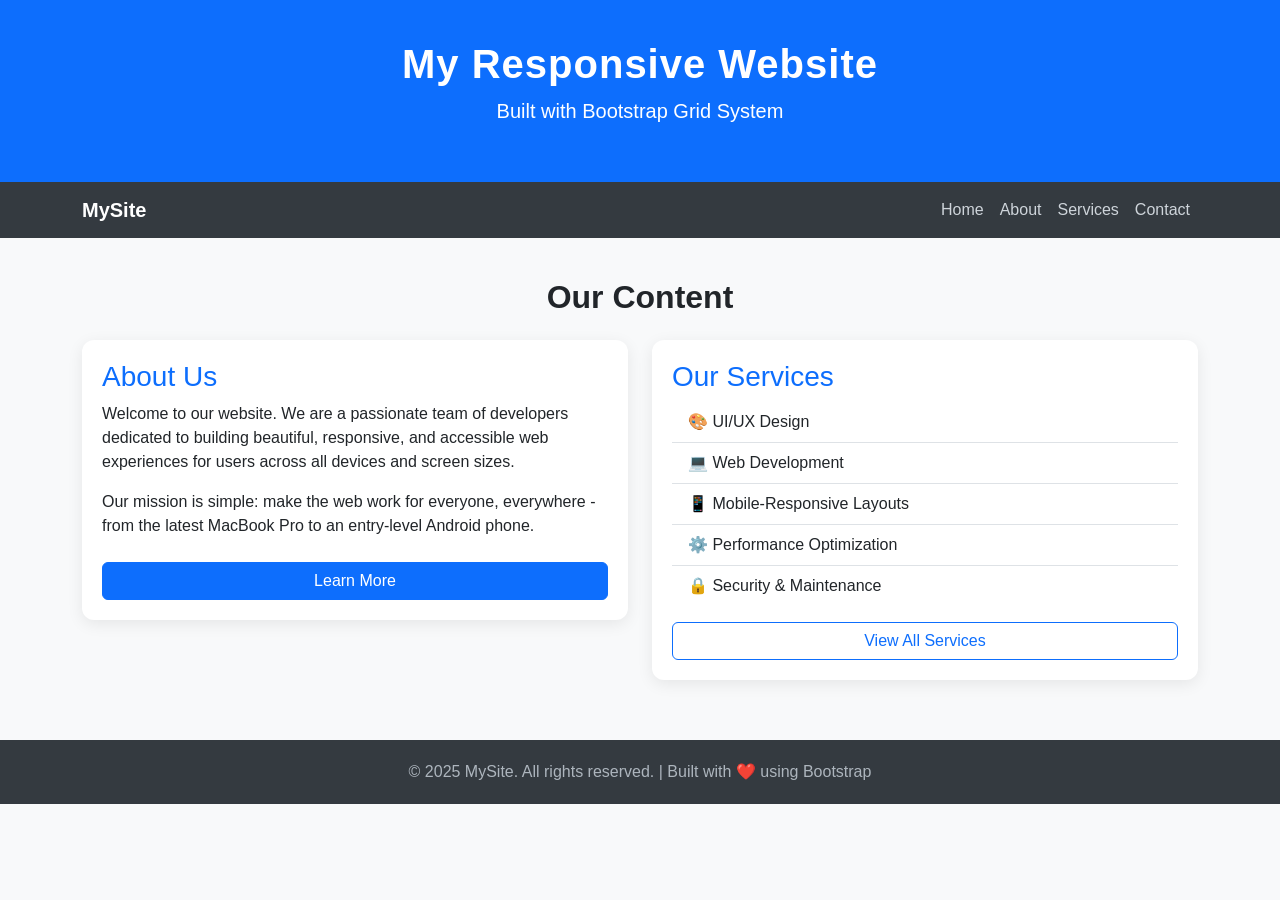
<file: All- Experiment/Exp-1/index.html>
<!DOCTYPE html>
<html lang="en">
<head>
  <meta charset="UTF-8" />
  <meta name="viewport" content="width=device-width, initial-scale=1.0"/>
  <title>Responsive Bootstrap Page</title>
<!-- Bootstrap 5 CDN -->
  <link href="https://cdn.jsdelivr.net/npm/bootstrap@5.3.8/dist/css/bootstrap.min.css" rel="stylesheet" integrity="sha384-sRIl4kxILFvY47J16cr9ZwB07vP4J8+LH7qKQnuqkuIAvNWLzeN8tE5YBujZqJLB" crossorigin="anonymous">
  <style>
    /* Custom styles layered on top of Bootstrap */
    body {
      font-family: 'Segoe UI', sans-serif;
      background-color: #f8f9fa;
    }
    header {
      background-color: #0d6efd;
      color: white;
      padding: 40px 0;
      text-align: center;
    }
    header h1 {
      font-size: 2.5rem;
      font-weight: 700;
      letter-spacing: 1px;
    }
    nav {
      background-color: #343a40;
    }
    nav a {
      color: #ced4da !important;
      font-weight: 500;
      transition: color 0.3s ease;
    }
    nav a:hover {
      color: #ffffff !important;
    }
    .content-section {
      padding: 40px 0;
    }
    .card {
      border: none;
      border-radius: 12px;
      box-shadow: 0 4px 16px rgba(0,0,0,0.08);
      padding: 20px;
      margin-bottom: 20px;
    }
    .card h3 {
      color: #0d6efd;
    }
    footer {
      background-color: #343a40;
      color: #adb5bd;
      text-align: center;
      padding: 20px 0;
    }
  </style>
  </head>
<body>
  <!-- ========================
       SECTION 1: HEADER
  ========================= -->
  <header>
    <div class="container">
      <h1>My Responsive Website</h1>
      <p class="lead">Built with Bootstrap Grid System</p>
    </div>
  </header>

  <!-- ========================
       SECTION 2: NAVIGATION BAR
  ========================= -->
  <nav class="navbar navbar-expand-md navbar-dark">
    <div class="container">
      <!-- Brand / Logo -->
      <a class="navbar-brand text-white fw-bold" href="#">MySite</a>
      <!-- Hamburger Toggle (visible on small screens) -->
      <button
        class="navbar-toggler"
        type="button"
        data-bs-toggle="collapse"
        data-bs-target="#navbarMenu"
      >
        <span class="navbar-toggler-icon"></span>
      </button>
      <!-- Nav Links -->
      <div class="collapse navbar-collapse" id="navbarMenu">
        <ul class="navbar-nav ms-auto">
          <li class="nav-item"><a class="nav-link" href="#">Home</a></li>
          <li class="nav-item"><a class="nav-link" href="#">About</a></li>
          <li class="nav-item"><a class="nav-link" href="#">Services</a></li>
          <li class="nav-item"><a class="nav-link" href="#">Contact</a></li>
        </ul>
      </div>
    </div>
  </nav>

  <!-- ========================
       SECTION 3: CONTENT SECTION
  ========================= -->
  <section class="content-section">
    <div class="container">
      <h2 class="text-center mb-4 fw-bold">Our Content</h2>
      <div class="row">
        <!-- Column 1: Full width on small, half width on medium+ -->
        <div class="col-12 col-md-6">
          <div class="card">
            <h3>About Us</h3>
            <p>
              Welcome to our website. We are a passionate team of developers
              dedicated to building beautiful, responsive, and accessible
              web experiences for users across all devices and screen sizes.
            </p>
            <p>
              Our mission is simple: make the web work for everyone,
              everywhere - from the latest MacBook Pro to an entry-level Android phone.
            </p>
            <a href="#" class="btn btn-primary mt-2">Learn More</a>
          </div>
        </div>
        <!-- Column 2: Full width on small, half width on medium+ -->
        <div class="col-12 col-md-6">
          <div class="card">
            <h3>Our Services</h3>
            <ul class="list-group list-group-flush">
              <li class="list-group-item">🎨 UI/UX Design</li>
              <li class="list-group-item">💻 Web Development</li>
              <li class="list-group-item">📱 Mobile-Responsive Layouts</li>
              <li class="list-group-item">⚙️ Performance Optimization</li>
              <li class="list-group-item">🔒 Security & Maintenance</li>
            </ul>
            <a href="#" class="btn btn-outline-primary mt-3">View All Services</a>
          </div>
        </div>
      </div>
      <!-- END ROW -->
    </div>
    <!-- END CONTAINER -->
  </section>

  <!-- ========================
       SECTION 4: FOOTER
  ========================= -->
  <footer>
    <div class="container">
      <p class="mb-0">
        &copy; 2025 MySite. All rights reserved. | Built with ❤️ using Bootstrap
      </p>
    </div>
  </footer>

<!-- Bootstrap 5 JS Bundle (for navbar toggle to work) -->
 <script src="https://cdn.jsdelivr.net/npm/bootstrap@5.3.8/dist/js/bootstrap.bundle.min.js" integrity="sha384-FKyoEForCGlyvwx9Hj09JcYn3nv7wiPVlz7YYwJrWVcXK/BmnVDxM+D2scQbITxI" crossorigin="anonymous"></script>
</body>
</html>
</file>
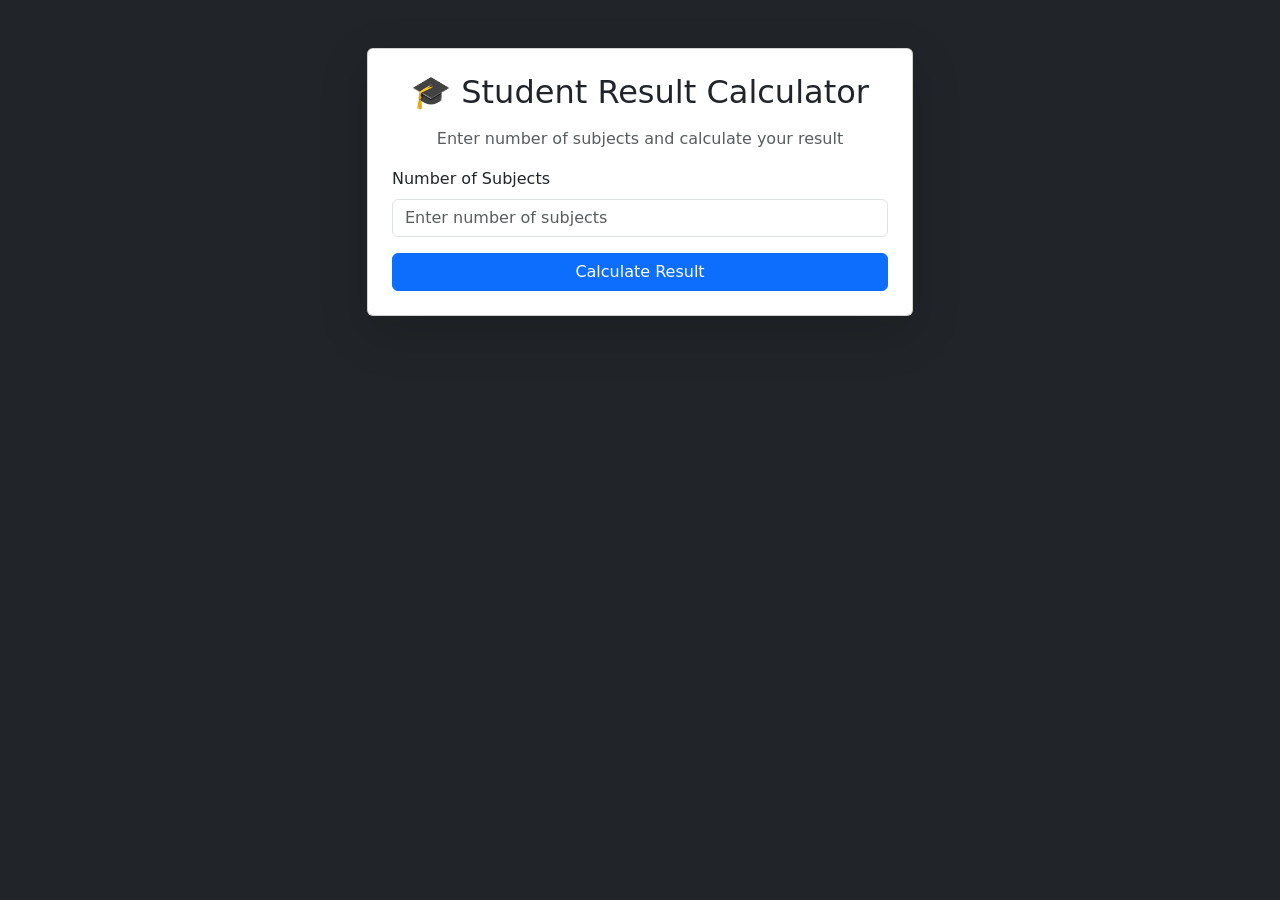
<file: All- Experiment/Exp-4/index.html>
<!DOCTYPE html>
<html lang="en">
<head>

<meta charset="UTF-8">
<meta name="viewport" content="width=device-width, initial-scale=1.0">

<title>Student Result Calculator</title>

<link href="https://cdn.jsdelivr.net/npm/bootstrap@5.3.2/dist/css/bootstrap.min.css" rel="stylesheet">

</head>

<body class="bg-dark text-light">

<div class="container py-5">

<div class="row justify-content-center">

<div class="col-md-6">

<div class="card shadow-lg">

<div class="card-body p-4">

<h2 class="text-center mb-3">🎓 Student Result Calculator</h2>

<p class="text-center text-muted">
Enter number of subjects and calculate your result
</p>

<div class="mb-3">

<label class="form-label">Number of Subjects</label>

<input 
type="number"
id="numSubjects"
class="form-control"
placeholder="Enter number of subjects"
min="1"
max="20"
>

</div>

<div class="d-grid">

<button class="btn btn-primary"
onclick="calculateResult()">

Calculate Result

</button>

</div>

<div id="resultBox" class="mt-4 d-none"></div>

</div>

</div>

</div>

</div>

</div>

<script src="script.js"></script>

</body>
</html>
</file>
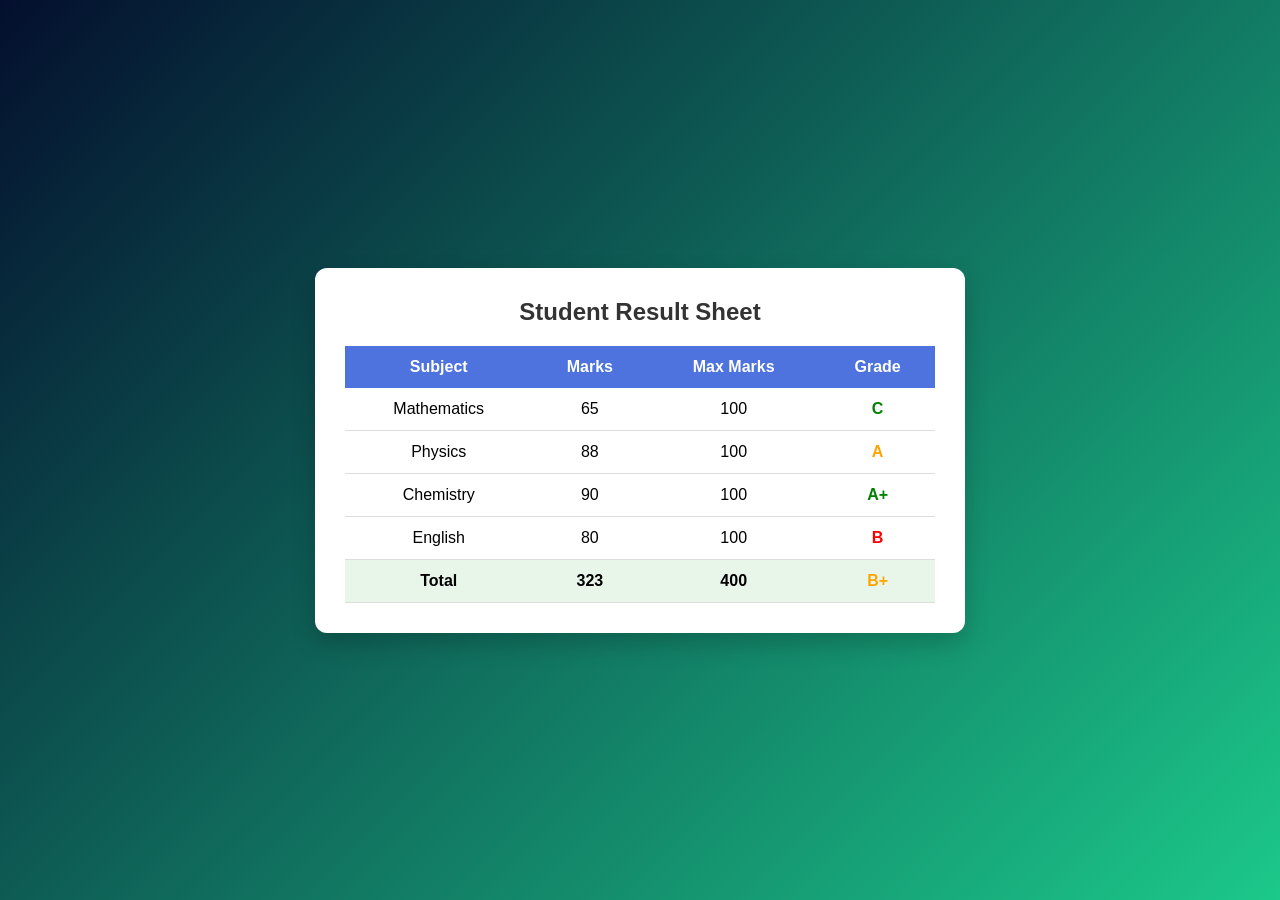
<file: examresult.html>
<!DOCTYPE html>
<html lang="en">
<head>
<meta charset="UTF-8">
<meta name="viewport" content="width=device-width, initial-scale=1.0">
<title>Student Result</title>
  <link rel="stylesheet" href="style.css">
</head>

<body>

<div class="container">
    <h2>Student Result Sheet</h2>

    <table>
        <tr>
            <th>Subject</th>
            <th>Marks</th>
            <th>Max Marks</th>
            <th>Grade</th>
        </tr>

        <tr>
            <td>Mathematics</td>
            <td>65</td>
            <td>100</td>
            <td class="grade-a">C</td>
        </tr>

        <tr>
            <td>Physics</td>
            <td>88</td>
            <td>100</td>
            <td class="grade-b">A</td>
        </tr>

        <tr>
            <td>Chemistry</td>
            <td>90</td>
            <td>100</td>
            <td class="grade-a">A+</td>
        </tr>

        <tr>
            <td>English</td>
            <td>80</td>
            <td>100</td>
            <td class="grade-c">B</td>
        </tr>

        <tr class="total">
            <td>Total</td>
            <td>323</td>
            <td>400</td>
            <td class="grade-b">B+</td>
        </tr>
    </table>

</div>

</body>
</html>
</file>
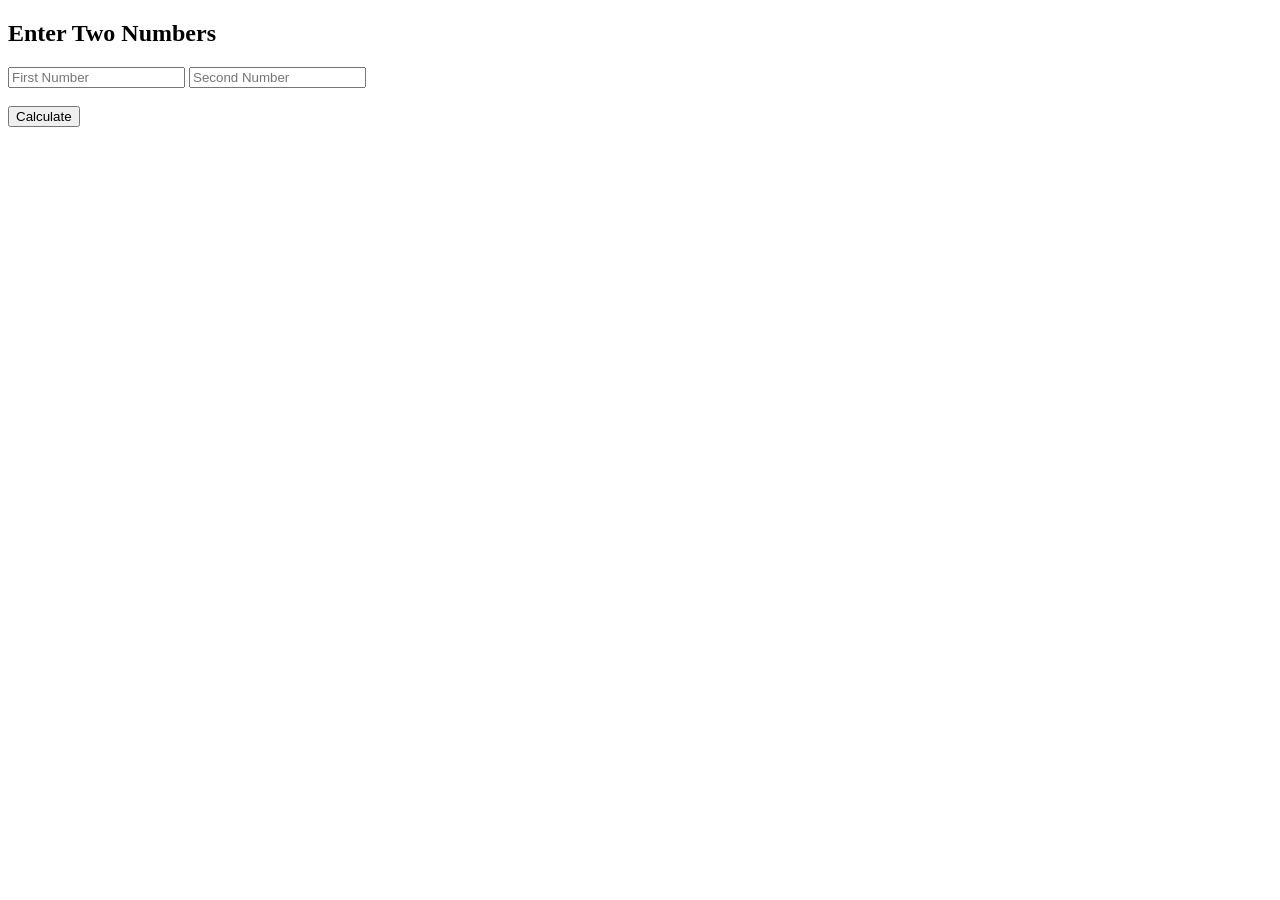
<file: All- Experiment/Practical-1(Sem-II)/practical-1.html>
<!DOCTYPE html>
<html>
<head>
    <title>Arithmetic Operations</title>
</head>
<body>

<h2>Enter Two Numbers</h2>

<input type="number" id="num1" placeholder="First Number">
<input type="number" id="num2" placeholder="Second Number">

<br><br>
<button onclick="calculate()">Calculate</button>

<h3 id="output"></h3>

<script>
function calculate() {
    let n1 = Number(document.getElementById("num1").value);
    let n2 = Number(document.getElementById("num2").value);

    let sum = n1 + n2;
    let diff = n1 - n2;
    let prod = n1 * n2;

    document.getElementById("output").innerHTML =
        "Sum = " + sum + "<br>" +
        "Difference = " + diff + "<br>" +
        "Product = " + prod;
}
</script>

</body>
</html>
</file>
<file: style.css>
* {
        margin: 0;
        padding: 0;
        box-sizing: border-box;
    }

    body {
        font-family: Arial, sans-serif;
        background: linear-gradient(135deg, #040f2e, #1cc88a);
        display: flex;
        justify-content: center;
        align-items: center;
        height: 100vh;
    }

    .container {
        background: #ffffff;
        padding: 30px;
        border-radius: 12px;
        box-shadow: 0 10px 25px rgba(0,0,0,0.2);
        width: 650px;
        text-align: center;
    }

    h2 {
        margin-bottom: 20px;
        color: #333;
    }

    table {
        width: 100%;
        border-collapse: collapse;
    }

    th {
        background: #4e73df;
        color: white;
        padding: 12px;
        font-size: 16px;
    }

    td {
        padding: 12px;
        border-bottom: 1px solid #ddd;
    }

    tr:hover {
        background-color: #f2f2f2;
        transition: 0.3s;
    }

    .total {
        background-color: #e8f5e9;
        font-weight: bold;
    }

    .grade-a { color: green; font-weight: bold; }
    .grade-b { color: orange; font-weight: bold; }
    .grade-c { color: red; font-weight: bold; }
</file>
